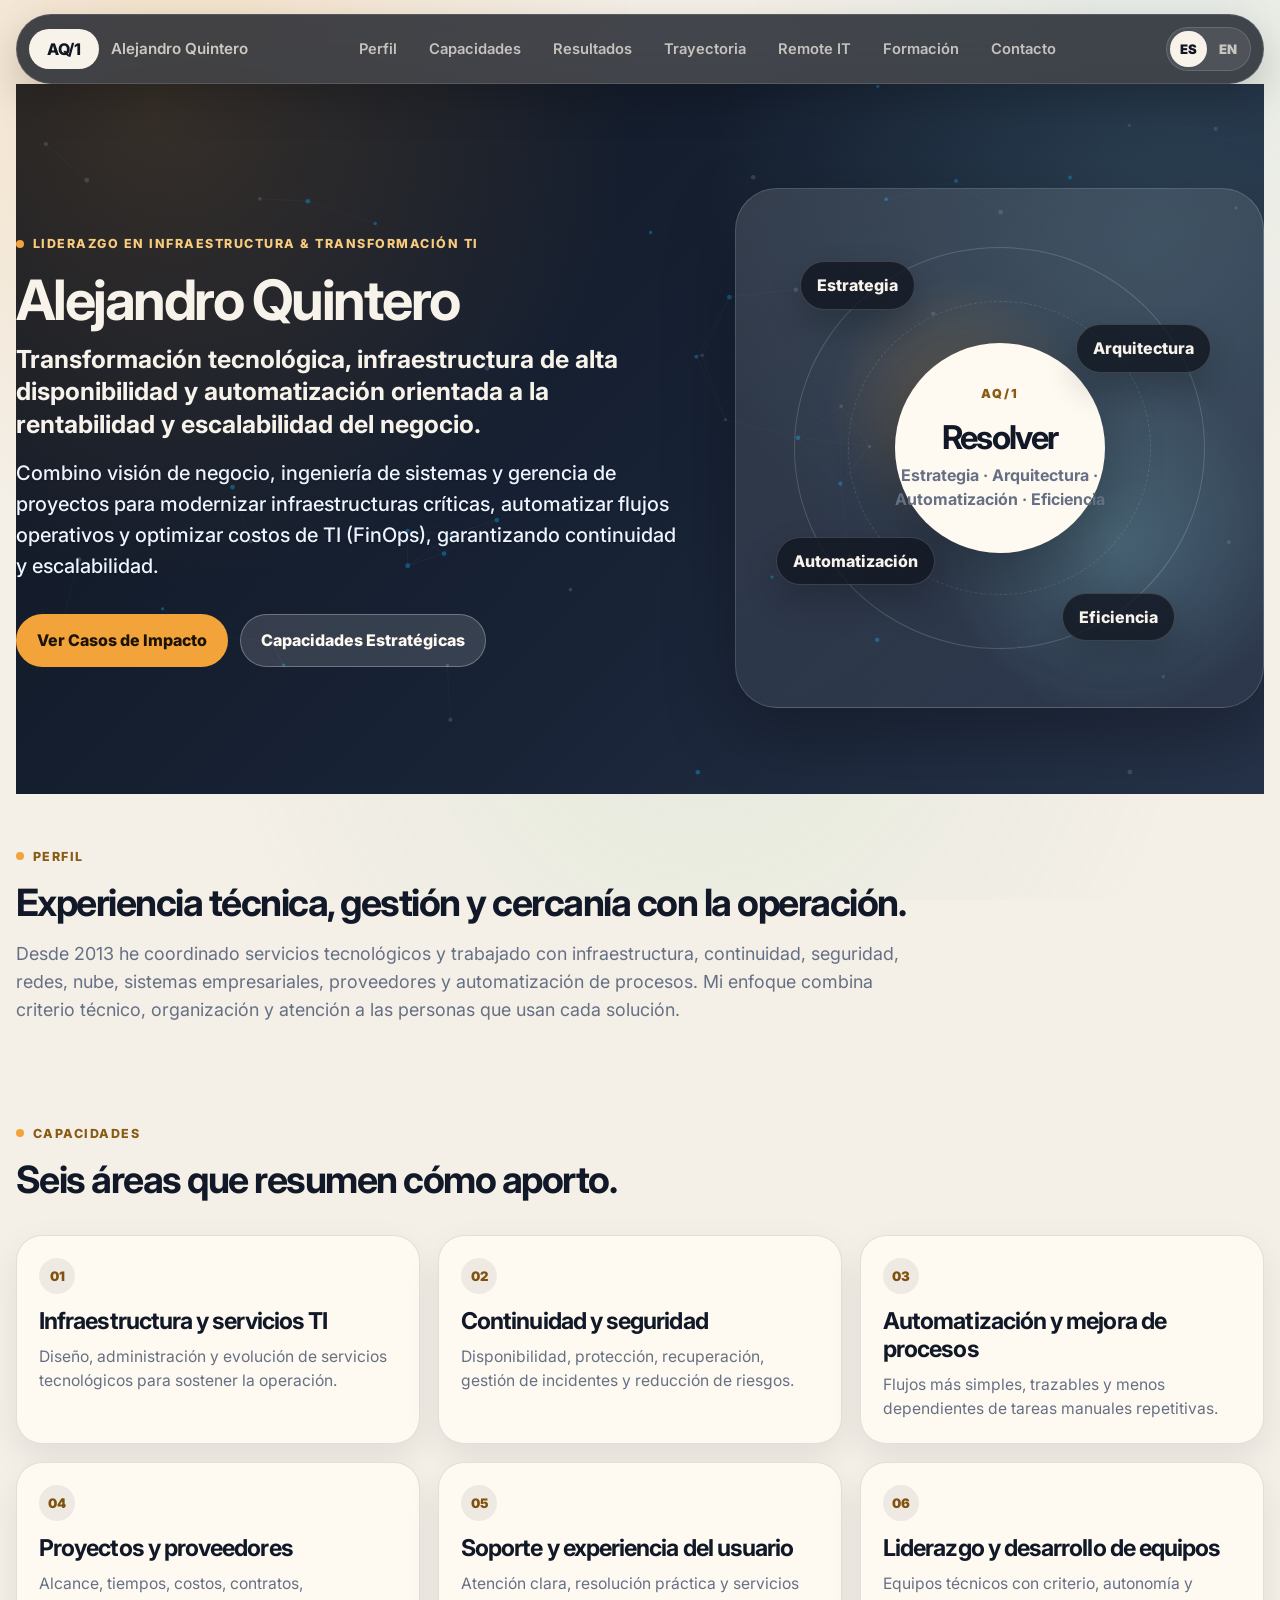
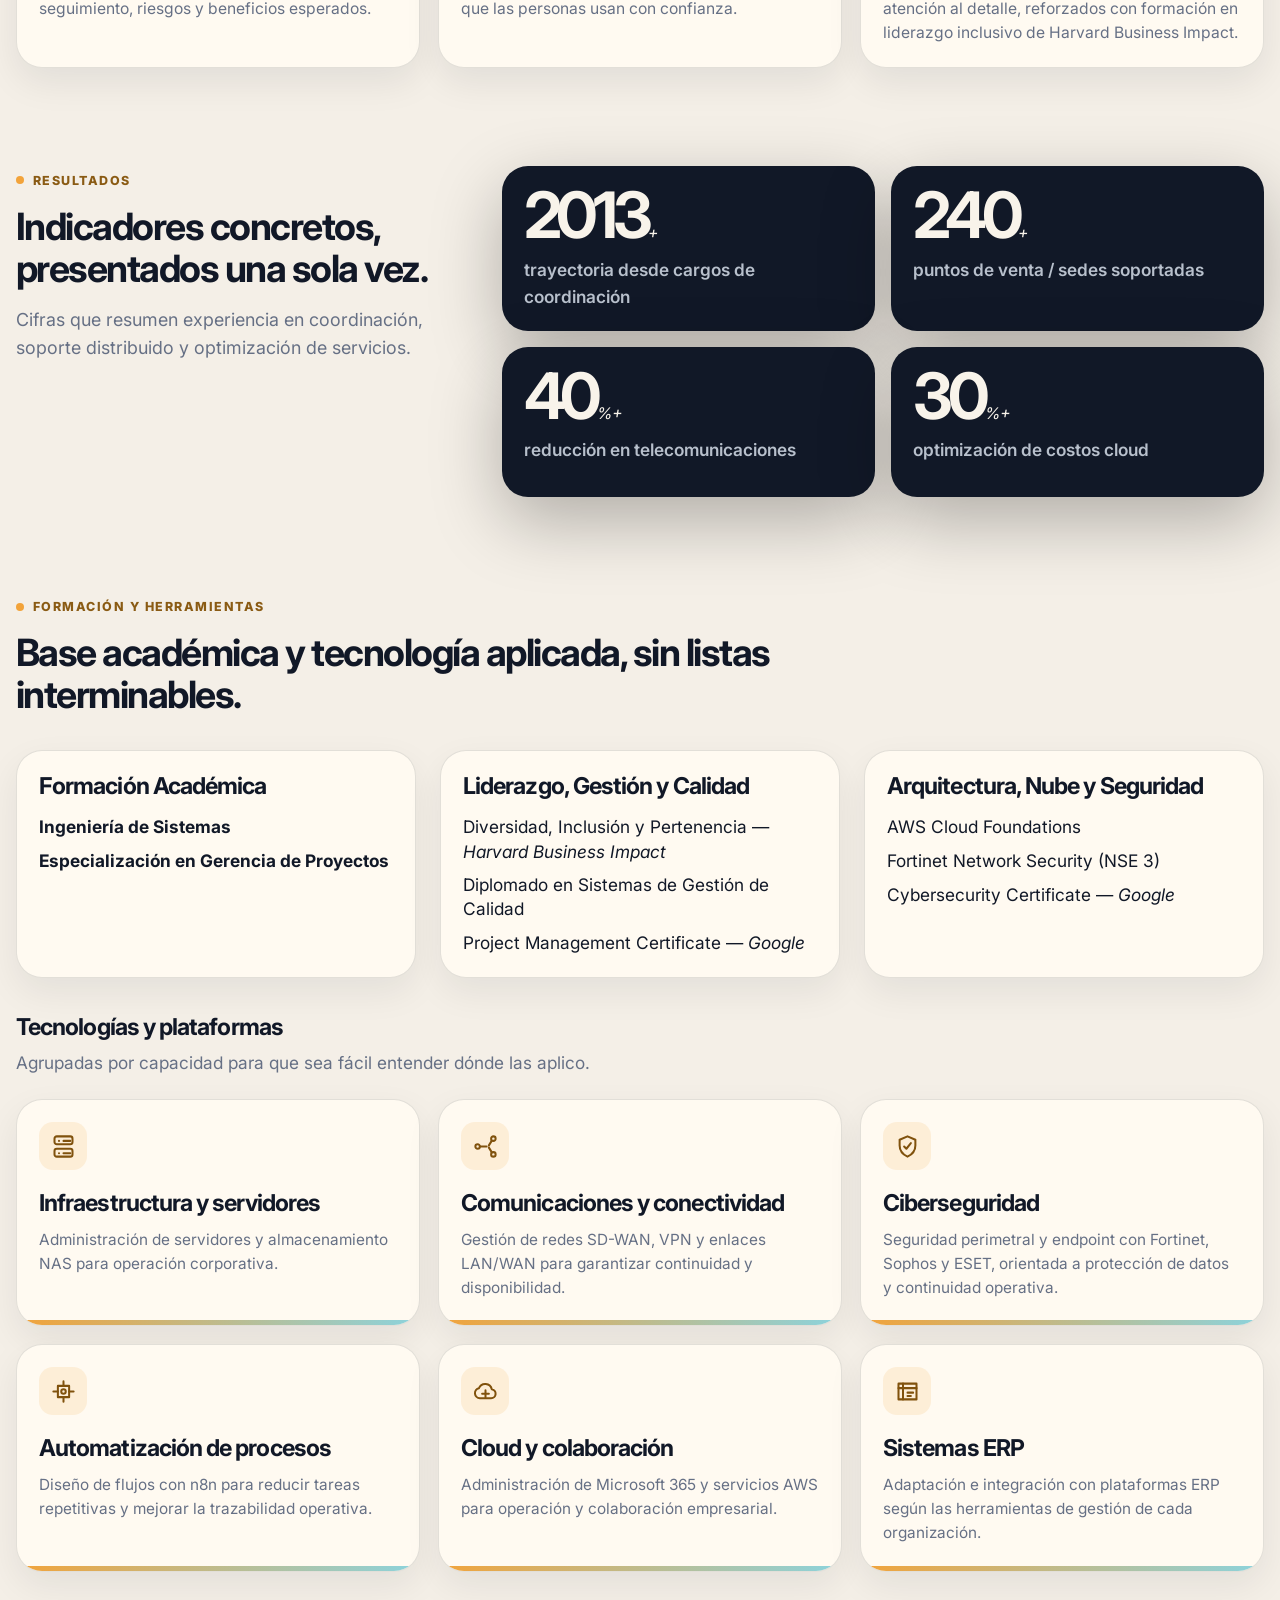
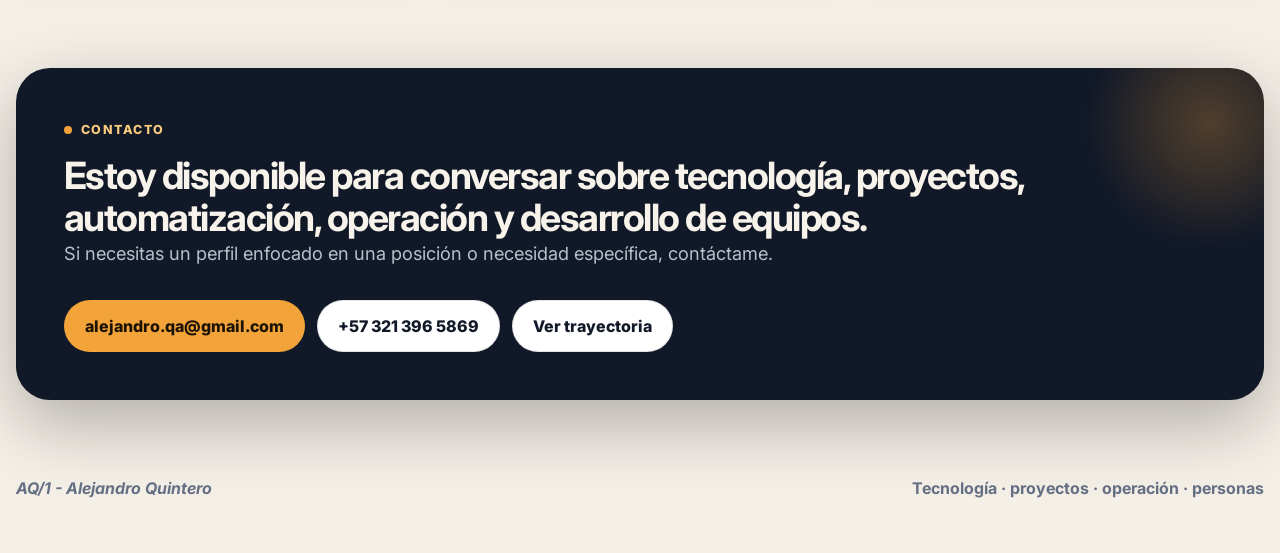
<file: index.html>
<!doctype html>
<html lang="es">
<head>
  <meta charset="utf-8" />
  <meta name="viewport" content="width=device-width, initial-scale=1" />
  <title>AQ/1 - Alejandro Quintero | Perfil profesional</title>
  <meta name="description" content="Perfil profesional general de Alejandro Quintero: tecnología, infraestructura, proyectos, automatización, seguridad, soporte y liderazgo de equipos." />
  <meta name="author" content="Alejandro Quintero Andrade" />
  <meta property="og:title" content="AQ/1 - Alejandro Quintero" />
  <meta property="og:description" content="Tecnología, proyectos, operación y equipos que funcionan mejor." />
  <meta property="og:type" content="website" />
  <meta name="theme-color" content="#10151f" />
  <link rel="icon" type="image/svg+xml" href="favicon.svg?v=20260722-aq1" />
  <link rel="shortcut icon" href="favicon.svg?v=20260722-aq1" />
  <link rel="apple-touch-icon" href="favicon.svg?v=20260722-aq1" />
  <link rel="stylesheet" href="styles.css?v=20260722-hero-fix" />
  <link rel="stylesheet" href="fixes.css?v=20260722-hero-fix" />
  <link rel="stylesheet" href="profile-general.css?v=2" />
</head>
<body data-title-es="AQ/1 - Alejandro Quintero | Perfil profesional" data-title-en="AQ/1 - Alejandro Quintero | Professional profile">
  <div class="progress" id="progress"></div>

  <header class="site-header" id="top">
    <a class="brand" href="#top" aria-label="Volver al inicio">
      <span class="brand-mark">AQ/1</span>
      <span class="brand-name">Alejandro Quintero</span>
    </a>
    <button class="nav-toggle" id="navToggle" aria-label="Abrir menú" aria-expanded="false" data-es="Menú" data-en="Menu">Menú</button>
    <nav class="nav" id="nav" aria-label="Navegación principal">
      <a href="#perfil" data-es="Perfil" data-en="Profile">Perfil</a>
      <a href="#capacidades" data-es="Capacidades" data-en="Capabilities">Capacidades</a>
      <a href="#resultados" data-es="Resultados" data-en="Results">Resultados</a>
      <a href="trayectoria.html" data-es="Trayectoria" data-en="Career">Trayectoria</a>
      <a href="remote-it.html" data-es="Remote IT" data-en="Remote IT">Remote IT</a>
      <a href="#formacion" data-es="Formación" data-en="Education">Formación</a>
      <a href="#contacto" data-es="Contacto" data-en="Contact">Contacto</a>
    </nav>
    <div class="language-switch" aria-label="Cambiar idioma / Change language">
      <button type="button" data-lang="es">ES</button>
      <button type="button" data-lang="en">EN</button>
    </div>
  </header>

  <main>
    <section class="hero" aria-labelledby="heroTitle">
      <canvas id="network-canvas" aria-hidden="true"></canvas>
      <div class="hero-copy reveal">
        <p class="eyebrow" data-es="Liderazgo en Infraestructura & Transformación TI" data-en="IT Infrastructure & Transformation Leadership">Liderazgo en Infraestructura & Transformación TI</p>
        <h1 id="heroTitle">Alejandro Quintero</h1>
        <p class="hero-role" data-es="Transformación tecnológica, infraestructura de alta disponibilidad y automatización orientada a la rentabilidad y escalabilidad del negocio." data-en="Technological transformation, high-availability infrastructure, and automation focused on business profitability and scalability.">Transformación tecnológica, infraestructura de alta disponibilidad y automatización orientada a la rentabilidad y escalabilidad del negocio.</p>
        <p class="lead" data-es="Combino visión de negocio, ingeniería de sistemas y gerencia de proyectos para modernizar infraestructuras críticas, automatizar flujos operativos y optimizar costos de TI (FinOps), garantizando continuidad y escalabilidad." data-en="I combine business vision, systems engineering, and project management to modernize critical infrastructures, automate operational workflows, and optimize IT costs (FinOps), ensuring continuity and scalability.">Combino visión de negocio, ingeniería de sistemas y gerencia de proyectos para modernizar infraestructuras críticas, automatizar flujos operativos y optimizar costos de TI (FinOps), garantizando continuidad y escalabilidad.</p>
        <div class="hero-actions">
          <a class="btn primary" href="#transformacion" data-es="Ver Casos de Impacto" data-en="View Impact Cases">Ver Casos de Impacto</a>
          <a class="btn secondary" href="#capacidades" data-es="Capacidades Estratégicas" data-en="Strategic Capabilities">Capacidades Estratégicas</a>
        </div>
      </div>

      <aside class="hero-visual reveal" aria-label="Resumen AQ/1">
        <div class="visual-core">
          <span class="core-label">AQ/1</span>
          <strong data-es="Resolver" data-en="Solve">Resolver</strong>
          <small data-es="Estrategia · Arquitectura · Automatización · Eficiencia" data-en="Strategy · Architecture · Automation · Efficiency">Estrategia · Arquitectura · Automatización · Eficiencia</small>
        </div>
        <div class="orbit orbit-a"><span data-es="Estrategia" data-en="Strategy">Estrategia</span></div>
        <div class="orbit orbit-b"><span data-es="Arquitectura" data-en="Architecture">Arquitectura</span></div>
        <div class="orbit orbit-c"><span data-es="Automatización" data-en="Automation">Automatización</span></div>
        <div class="orbit orbit-d"><span data-es="Eficiencia" data-en="Efficiency">Eficiencia</span></div>
      </aside>
    </section>

    <section class="identity section" id="perfil" aria-labelledby="profileTitle">
      <div class="section-intro reveal">
        <p class="eyebrow" data-es="Perfil" data-en="Profile">Perfil</p>
        <h2 id="profileTitle" data-es="Experiencia técnica, gestión y cercanía con la operación." data-en="Technical experience, management, and closeness to operations.">Experiencia técnica, gestión y cercanía con la operación.</h2>
        <p data-es="Desde 2013 he coordinado servicios tecnológicos y trabajado con infraestructura, continuidad, seguridad, redes, nube, sistemas empresariales, proveedores y automatización de procesos. Mi enfoque combina criterio técnico, organización y atención a las personas que usan cada solución." data-en="Since 2013, I have coordinated technology services and worked with infrastructure, continuity, security, networks, cloud, enterprise systems, vendors, and process automation. My approach combines technical judgment, organization, and attention to the people who use each solution.">Desde 2013 he coordinado servicios tecnológicos y trabajado con infraestructura, continuidad, seguridad, redes, nube, sistemas empresariales, proveedores y automatización de procesos. Mi enfoque combina criterio técnico, organización y atención a las personas que usan cada solución.</p>
      </div>
    </section>

    <section class="cases section" id="capacidades" aria-labelledby="capabilitiesTitle">
      <div class="section-intro reveal">
        <p class="eyebrow" data-es="Capacidades" data-en="Capabilities">Capacidades</p>
        <h2 id="capabilitiesTitle" data-es="Seis áreas que resumen cómo aporto." data-en="Six areas that summarize how I contribute.">Seis áreas que resumen cómo aporto.</h2>
      </div>
      <div class="capability-grid">
        <article class="capability-card reveal"><em>01</em><h3 data-es="Infraestructura y servicios TI" data-en="Infrastructure and IT services">Infraestructura y servicios TI</h3><p data-es="Diseño, administración y evolución de servicios tecnológicos para sostener la operación." data-en="Design, management, and evolution of technology services that sustain operations.">Diseño, administración y evolución de servicios tecnológicos para sostener la operación.</p></article>
        <article class="capability-card reveal"><em>02</em><h3 data-es="Continuidad y seguridad" data-en="Continuity and security">Continuidad y seguridad</h3><p data-es="Disponibilidad, protección, recuperación, gestión de incidentes y reducción de riesgos." data-en="Availability, protection, recovery, incident management, and risk reduction.">Disponibilidad, protección, recuperación, gestión de incidentes y reducción de riesgos.</p></article>
        <article class="capability-card reveal"><em>03</em><h3 data-es="Automatización y mejora de procesos" data-en="Automation and process improvement">Automatización y mejora de procesos</h3><p data-es="Flujos más simples, trazables y menos dependientes de tareas manuales repetitivas." data-en="Simpler, traceable workflows with less dependence on repetitive manual tasks.">Flujos más simples, trazables y menos dependientes de tareas manuales repetitivas.</p></article>
        <article class="capability-card reveal"><em>04</em><h3 data-es="Proyectos y proveedores" data-en="Projects and vendors">Proyectos y proveedores</h3><p data-es="Alcance, tiempos, costos, contratos, seguimiento, riesgos y beneficios esperados." data-en="Scope, timelines, costs, contracts, follow-up, risks, and expected benefits.">Alcance, tiempos, costos, contratos, seguimiento, riesgos y beneficios esperados.</p></article>
        <article class="capability-card reveal"><em>05</em><h3 data-es="Soporte y experiencia del usuario" data-en="Support and user experience">Soporte y experiencia del usuario</h3><p data-es="Atención clara, resolución práctica y servicios que las personas usan con confianza." data-en="Clear assistance, practical resolution, and services people use with confidence.">Atención clara, resolución práctica y servicios que las personas usan con confianza.</p></article>
        <article class="capability-card reveal"><em>06</em><h3 data-es="Liderazgo y desarrollo de equipos" data-en="Leadership and team development">Liderazgo y desarrollo de equipos</h3><p data-es="Equipos técnicos con criterio, autonomía y atención al detalle, reforzados con formación en liderazgo inclusivo de Harvard Business Impact." data-en="Technical teams with judgment, autonomy, and attention to detail, reinforced by inclusive leadership training from Harvard Business Impact.">Equipos técnicos con criterio, autonomía y atención al detalle, reforzados con formación en liderazgo inclusivo de Harvard Business Impact.</p></article>
      </div>
    </section>

    <section class="impact section" id="resultados" aria-labelledby="resultsTitle">
      <div class="impact-layout">
        <div class="section-intro reveal">
          <p class="eyebrow" data-es="Resultados" data-en="Results">Resultados</p>
          <h2 id="resultsTitle" data-es="Indicadores concretos, presentados una sola vez." data-en="Concrete indicators, shown only once.">Indicadores concretos, presentados una sola vez.</h2>
          <p data-es="Cifras que resumen experiencia en coordinación, soporte distribuido y optimización de servicios." data-en="Figures that summarize experience in coordination, distributed support, and service optimization.">Cifras que resumen experiencia en coordinación, soporte distribuido y optimización de servicios.</p>
        </div>
        <div class="metrics reveal">
          <article class="metric"><strong data-count="2013">2013</strong><em>+</em><p data-es="trayectoria desde cargos de coordinación" data-en="track record since coordination roles">trayectoria desde cargos de coordinación</p></article>
          <article class="metric"><strong data-count="240">240</strong><em>+</em><p data-es="puntos de venta / sedes soportadas" data-en="points of sale / supported sites">puntos de venta / sedes soportadas</p></article>
          <article class="metric"><strong data-count="40">40</strong><em>%+</em><p data-es="reducción en telecomunicaciones" data-en="telecommunications cost reduction">reducción en telecomunicaciones</p></article>
          <article class="metric"><strong data-count="30">30</strong><em>%+</em><p data-es="optimización de costos cloud" data-en="cloud cost optimization">optimización de costos cloud</p></article>
        </div>
      </div>
    </section>

    <section class="lab section" id="formacion" aria-labelledby="formationTitle">
      <div class="section-intro reveal">
        <p class="eyebrow" data-es="Formación y herramientas" data-en="Education and tools">Formación y herramientas</p>
        <h2 id="formationTitle" data-es="Base académica y tecnología aplicada, sin listas interminables." data-en="Academic foundation and applied technology, without endless lists.">Base académica y tecnología aplicada, sin listas interminables.</h2>
      </div>

      <div class="formation-grid reveal">
        <!-- Card 1: Formación Académica -->
        <article class="formation-card">
          <h3 data-es="Formación Académica" data-en="Academic Degrees">Formación Académica</h3>
          <ul class="clean-vertical-list">
            <li data-es="<strong>Ingeniería de Sistemas</strong>" data-en="<strong>Systems Engineering</strong>"><strong>Ingeniería de Sistemas</strong></li>
            <li data-es="<strong>Especialización en Gerencia de Proyectos</strong>" data-en="<strong>Specialization in Project Management</strong>"><strong>Especialización en Gerencia de Proyectos</strong></li>
          </ul>
        </article>

        <!-- Card 2: Liderazgo, Gestión y Calidad -->
        <article class="formation-card">
          <h3 data-es="Liderazgo, Gestión y Calidad" data-en="Leadership, Management & Quality">Liderazgo, Gestión y Calidad</h3>
          <ul class="clean-vertical-list">
            <li data-es="Diversidad, Inclusión y Pertenencia — <em>Harvard Business Impact</em>" data-en="Diversity, Inclusion and Belonging — <em>Harvard Business Impact</em>">Diversidad, Inclusión y Pertenencia — <em>Harvard Business Impact</em></li>
            <li data-es="Diplomado en Sistemas de Gestión de Calidad" data-en="Diploma in Quality Management Systems">Diplomado en Sistemas de Gestión de Calidad</li>
            <li data-es="Project Management Certificate — <em>Google</em>" data-en="Project Management Certificate — <em>Google</em>">Project Management Certificate — <em>Google</em></li>
          </ul>
        </article>

        <!-- Card 3: Arquitectura, Nube y Seguridad -->
        <article class="formation-card">
          <h3 data-es="Arquitectura, Nube y Seguridad" data-en="Architecture, Cloud & Security">Arquitectura, Nube y Seguridad</h3>
          <ul class="clean-vertical-list">
            <li data-es="AWS Cloud Foundations" data-en="AWS Cloud Foundations">AWS Cloud Foundations</li>
            <li data-es="Fortinet Network Security (NSE 3)" data-en="Fortinet Network Security (NSE 3)">Fortinet Network Security (NSE 3)</li>
            <li data-es="Cybersecurity Certificate — <em>Google</em>" data-en="Cybersecurity Certificate — <em>Google</em>">Cybersecurity Certificate — <em>Google</em></li>
          </ul>
        </article>
      </div>

      <div class="platform-heading reveal">
        <h3 data-es="Tecnologías y plataformas" data-en="Technologies and platforms">Tecnologías y plataformas</h3>
        <p data-es="Agrupadas por capacidad para que sea fácil entender dónde las aplico." data-en="Grouped by capability so it is easy to understand where I apply them.">Agrupadas por capacidad para que sea fácil entender dónde las aplico.</p>
      </div>

      <div class="platform-grid">
        <article class="platform-card reveal">
          <div class="platform-icon" aria-hidden="true"><svg viewBox="0 0 24 24"><rect x="4" y="3" width="16" height="7" rx="2"/><rect x="4" y="14" width="16" height="7" rx="2"/><path d="M8 7h.01M8 18h.01M12 7h6M12 18h6"/></svg></div>
          <h3 data-es="Infraestructura y servidores" data-en="Infrastructure and servers">Infraestructura y servidores</h3>
          <p data-es="Administración de servidores y almacenamiento NAS para operación corporativa." data-en="Management of servers and NAS storage for corporate operations.">Administración de servidores y almacenamiento NAS para operación corporativa.</p>
        </article>
        <article class="platform-card reveal">
          <div class="platform-icon" aria-hidden="true"><svg viewBox="0 0 24 24"><circle cx="5" cy="12" r="2"/><circle cx="19" cy="5" r="2"/><circle cx="19" cy="19" r="2"/><path d="M7 12h6M15 11l2.5-4M15 13l2.5 4"/></svg></div>
          <h3 data-es="Comunicaciones y conectividad" data-en="Communications and connectivity">Comunicaciones y conectividad</h3>
          <p data-es="Gestión de redes SD-WAN, VPN y enlaces LAN/WAN para garantizar continuidad y disponibilidad." data-en="Management of SD-WAN, VPN, and LAN/WAN links to ensure continuity and availability.">Gestión de redes SD-WAN, VPN y enlaces LAN/WAN para garantizar continuidad y disponibilidad.</p>
        </article>
        <article class="platform-card reveal">
          <div class="platform-icon" aria-hidden="true"><svg viewBox="0 0 24 24"><path d="M12 3l7 3v5c0 4.6-2.9 8-7 10-4.1-2-7-5.4-7-10V6l7-3z"/><path d="M9 12l2 2 4-5"/></svg></div>
          <h3 data-es="Ciberseguridad" data-en="Cybersecurity">Ciberseguridad</h3>
          <p data-es="Seguridad perimetral y endpoint con Fortinet, Sophos y ESET, orientada a protección de datos y continuidad operativa." data-en="Perimeter and endpoint security with Fortinet, Sophos, and ESET, focused on data protection and operational continuity.">Seguridad perimetral y endpoint con Fortinet, Sophos y ESET, orientada a protección de datos y continuidad operativa.</p>
        </article>
        <article class="platform-card reveal">
          <div class="platform-icon" aria-hidden="true"><svg viewBox="0 0 24 24"><path d="M7 7h10v10H7z"/><path d="M3 12h4M17 12h4M12 3v4M12 17v4"/><circle cx="12" cy="12" r="2"/></svg></div>
          <h3 data-es="Automatización de procesos" data-en="Process automation">Automatización de procesos</h3>
          <p data-es="Diseño de flujos con n8n para reducir tareas repetitivas y mejorar la trazabilidad operativa." data-en="Design of n8n workflows to reduce repetitive tasks and improve operational traceability.">Diseño de flujos con n8n para reducir tareas repetitivas y mejorar la trazabilidad operativa.</p>
        </article>
        <article class="platform-card reveal">
          <div class="platform-icon" aria-hidden="true"><svg viewBox="0 0 24 24"><path d="M7 18h10a4 4 0 0 0 .6-7.95A6 6 0 0 0 6.2 9.1 4.5 4.5 0 0 0 7 18z"/><path d="M9 14h6M12 11v6"/></svg></div>
          <h3 data-es="Cloud y colaboración" data-en="Cloud and collaboration">Cloud y colaboración</h3>
          <p data-es="Administración de Microsoft 365 y servicios AWS para operación y colaboración empresarial." data-en="Administration of Microsoft 365 and AWS services for business operations and collaboration.">Administración de Microsoft 365 y servicios AWS para operación y colaboración empresarial.</p>
        </article>
        <article class="platform-card reveal">
          <div class="platform-icon" aria-hidden="true"><svg viewBox="0 0 24 24"><path d="M4 5h16v14H4z"/><path d="M4 9h16M8 5v14M12 13h5M12 16h3"/></svg></div>
          <h3 data-es="Sistemas ERP" data-en="ERP systems">Sistemas ERP</h3>
          <p data-es="Adaptación e integración con plataformas ERP según las herramientas de gestión de cada organización." data-en="Adaptation and integration with ERP platforms according to each organization's management tools.">Adaptación e integración con plataformas ERP según las herramientas de gestión de cada organización.</p>
        </article>
      </div>
    </section>

    <section class="contact section" id="contacto" aria-labelledby="contactTitle">
      <div class="contact-card reveal">
        <p class="eyebrow" data-es="Contacto" data-en="Contact">Contacto</p>
        <h2 id="contactTitle" data-es="Estoy disponible para conversar sobre tecnología, proyectos, automatización, operación y desarrollo de equipos." data-en="I am available to discuss technology, projects, automation, operations, and team development.">Estoy disponible para conversar sobre tecnología, proyectos, automatización, operación y desarrollo de equipos.</h2>
        <p data-es="Si necesitas un perfil enfocado en una posición o necesidad específica, contáctame." data-en="If you need a profile focused on a specific role or business need, contact me.">Si necesitas un perfil enfocado en una posición o necesidad específica, contáctame.</p>
        <div class="contact-actions">
          <a class="btn primary" href="mailto:alejandro.qa@gmail.com">alejandro.qa@gmail.com</a>
          <a class="btn secondary" href="tel:+573213965869">+57 321 396 5869</a>
          <a class="btn secondary" href="trayectoria.html" data-es="Ver trayectoria" data-en="View career">Ver trayectoria</a>
        </div>
      </div>
    </section>
  </main>

  <footer class="footer"><em>AQ/1 - Alejandro Quintero</em><span data-es="Tecnología · proyectos · operación · personas" data-en="Technology · projects · operations · people">Tecnología · proyectos · operación · personas</span></footer>
  <script src="script.js?v=profile-general-2"></script>
<script src="network-canvas.js"></script>
</body>
</html>
</file>
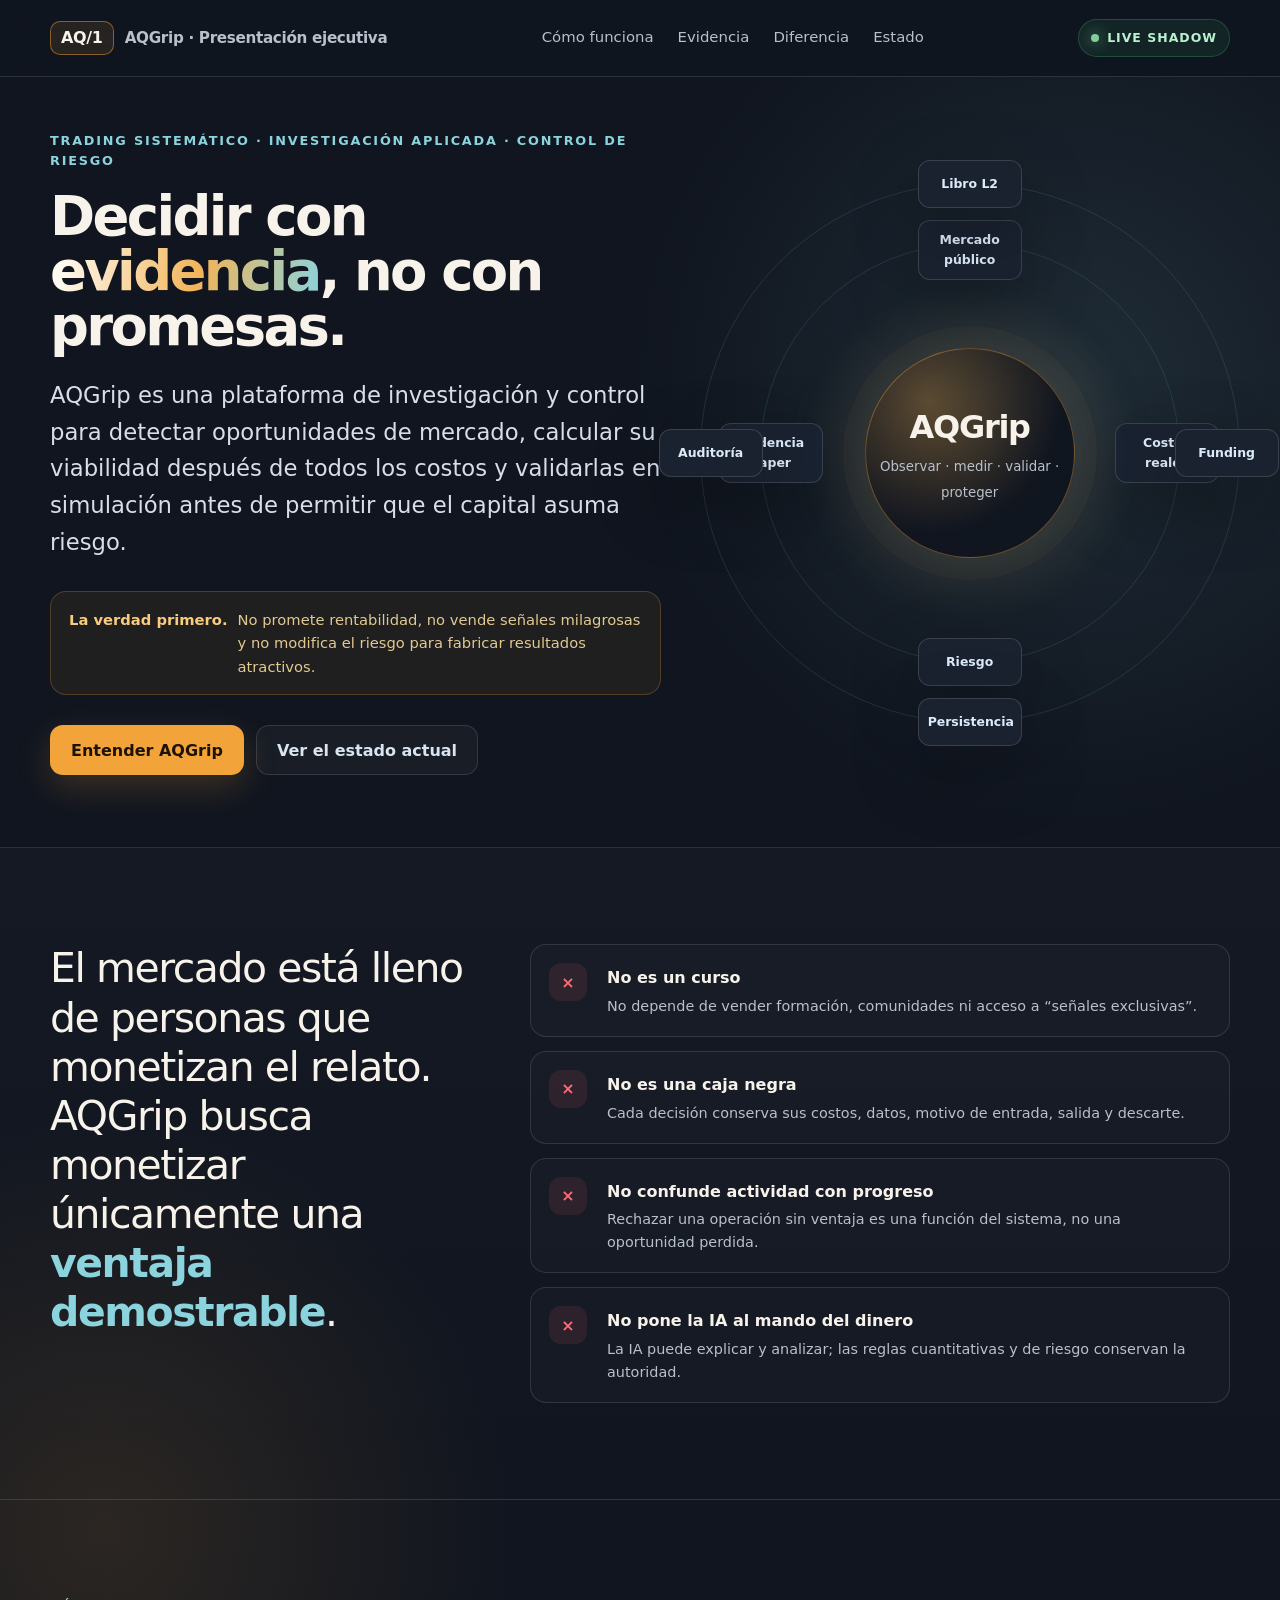
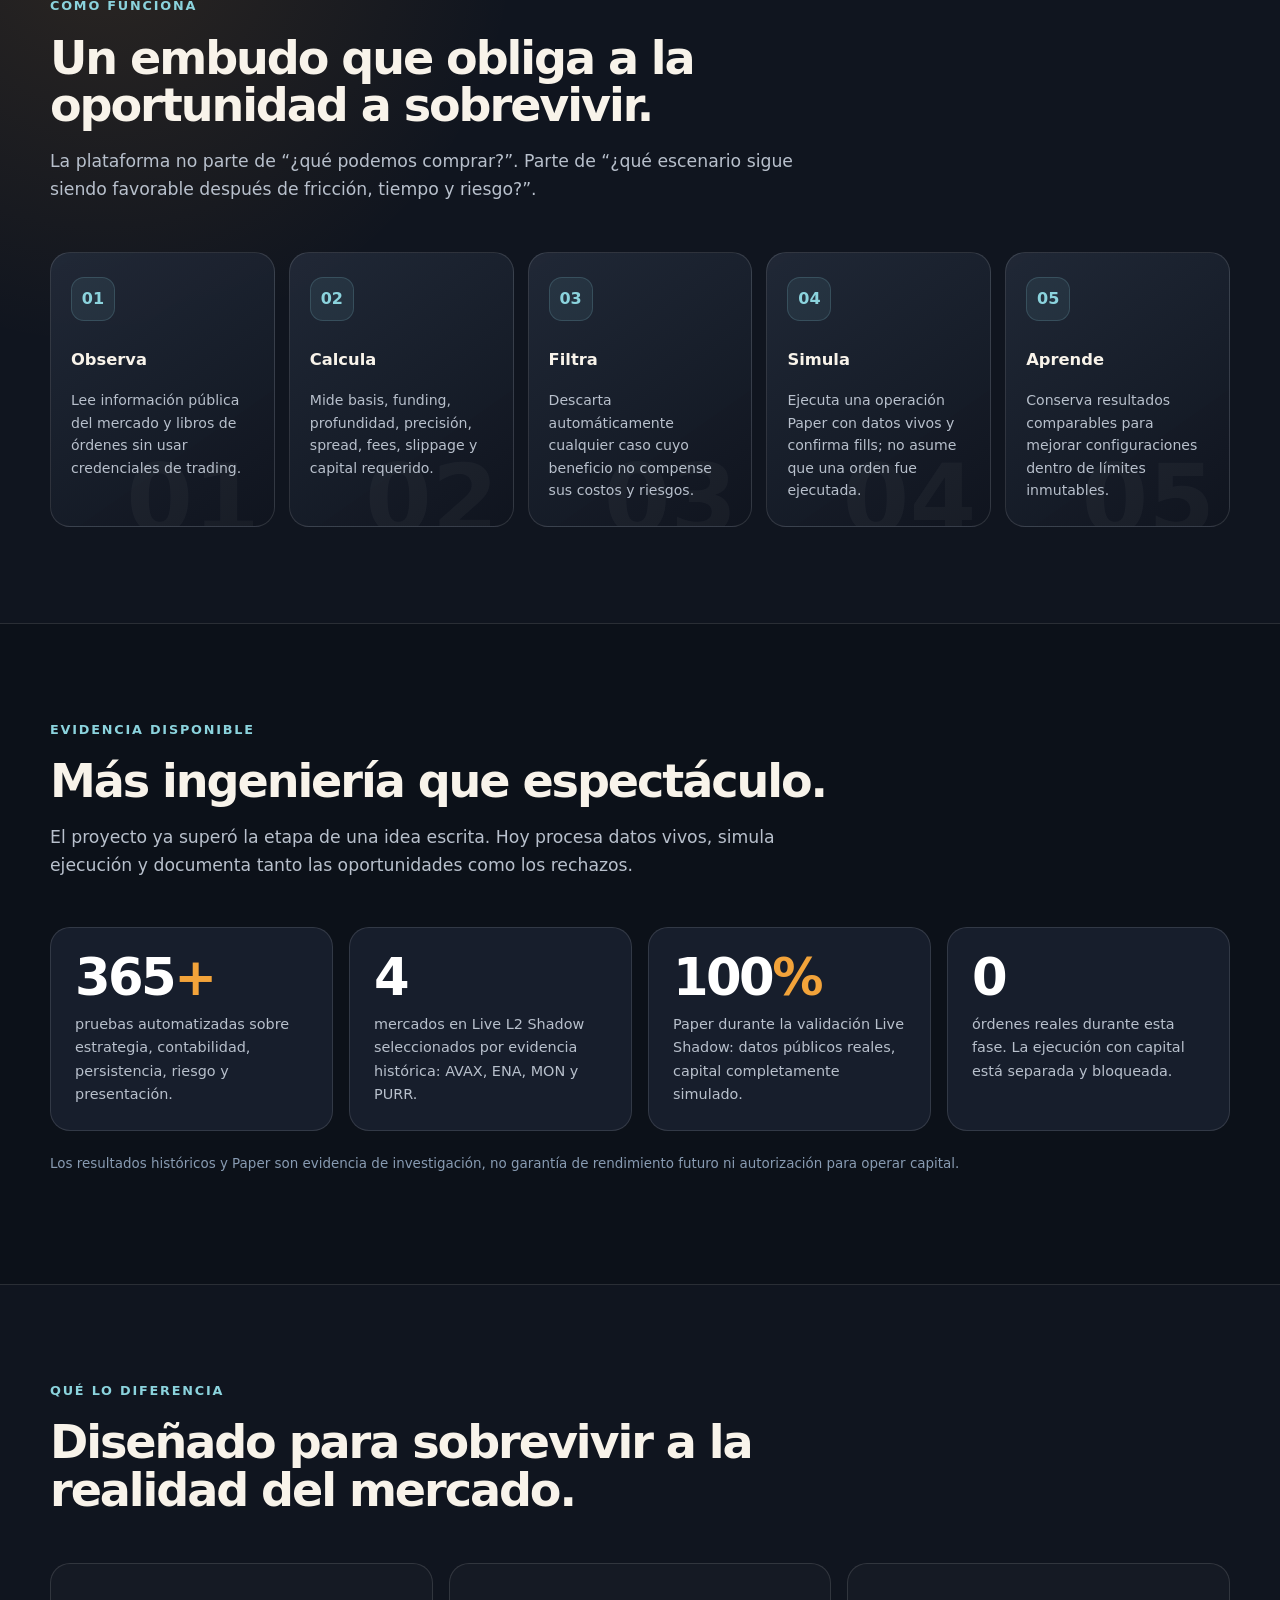
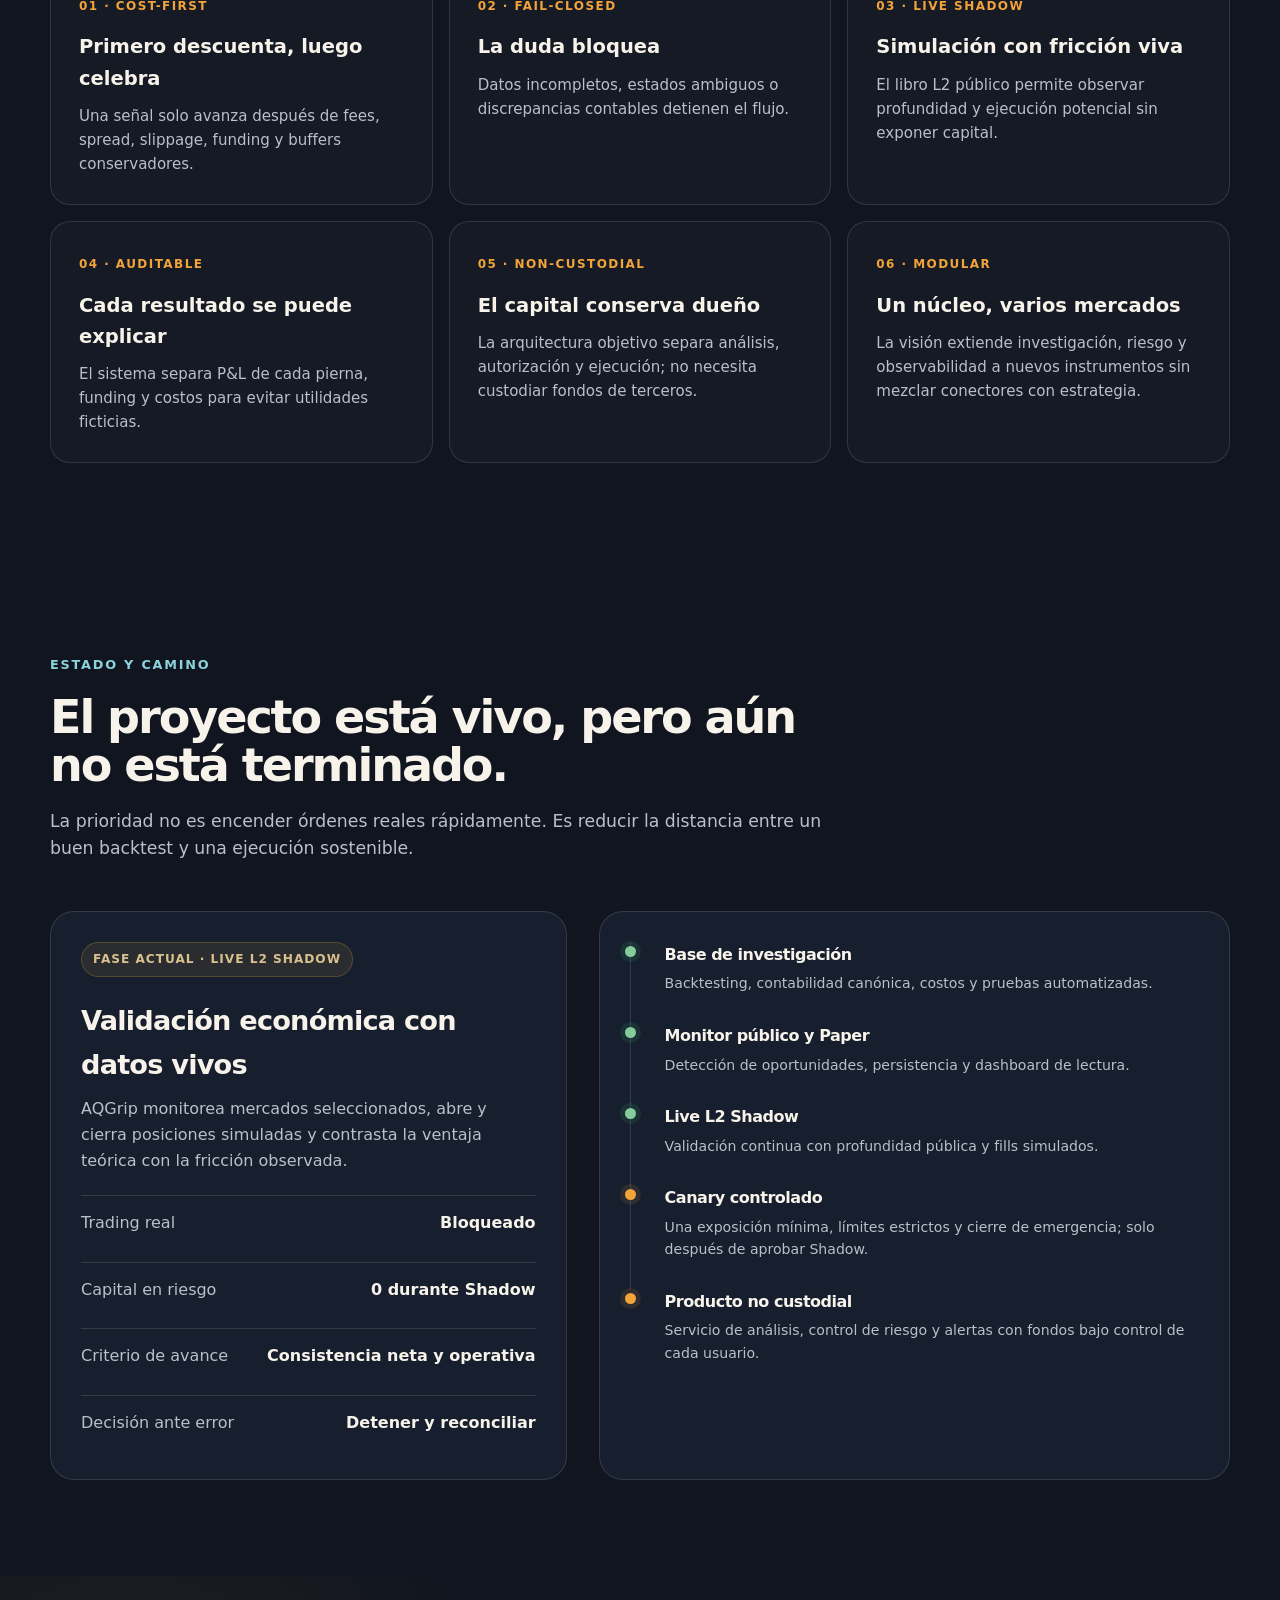
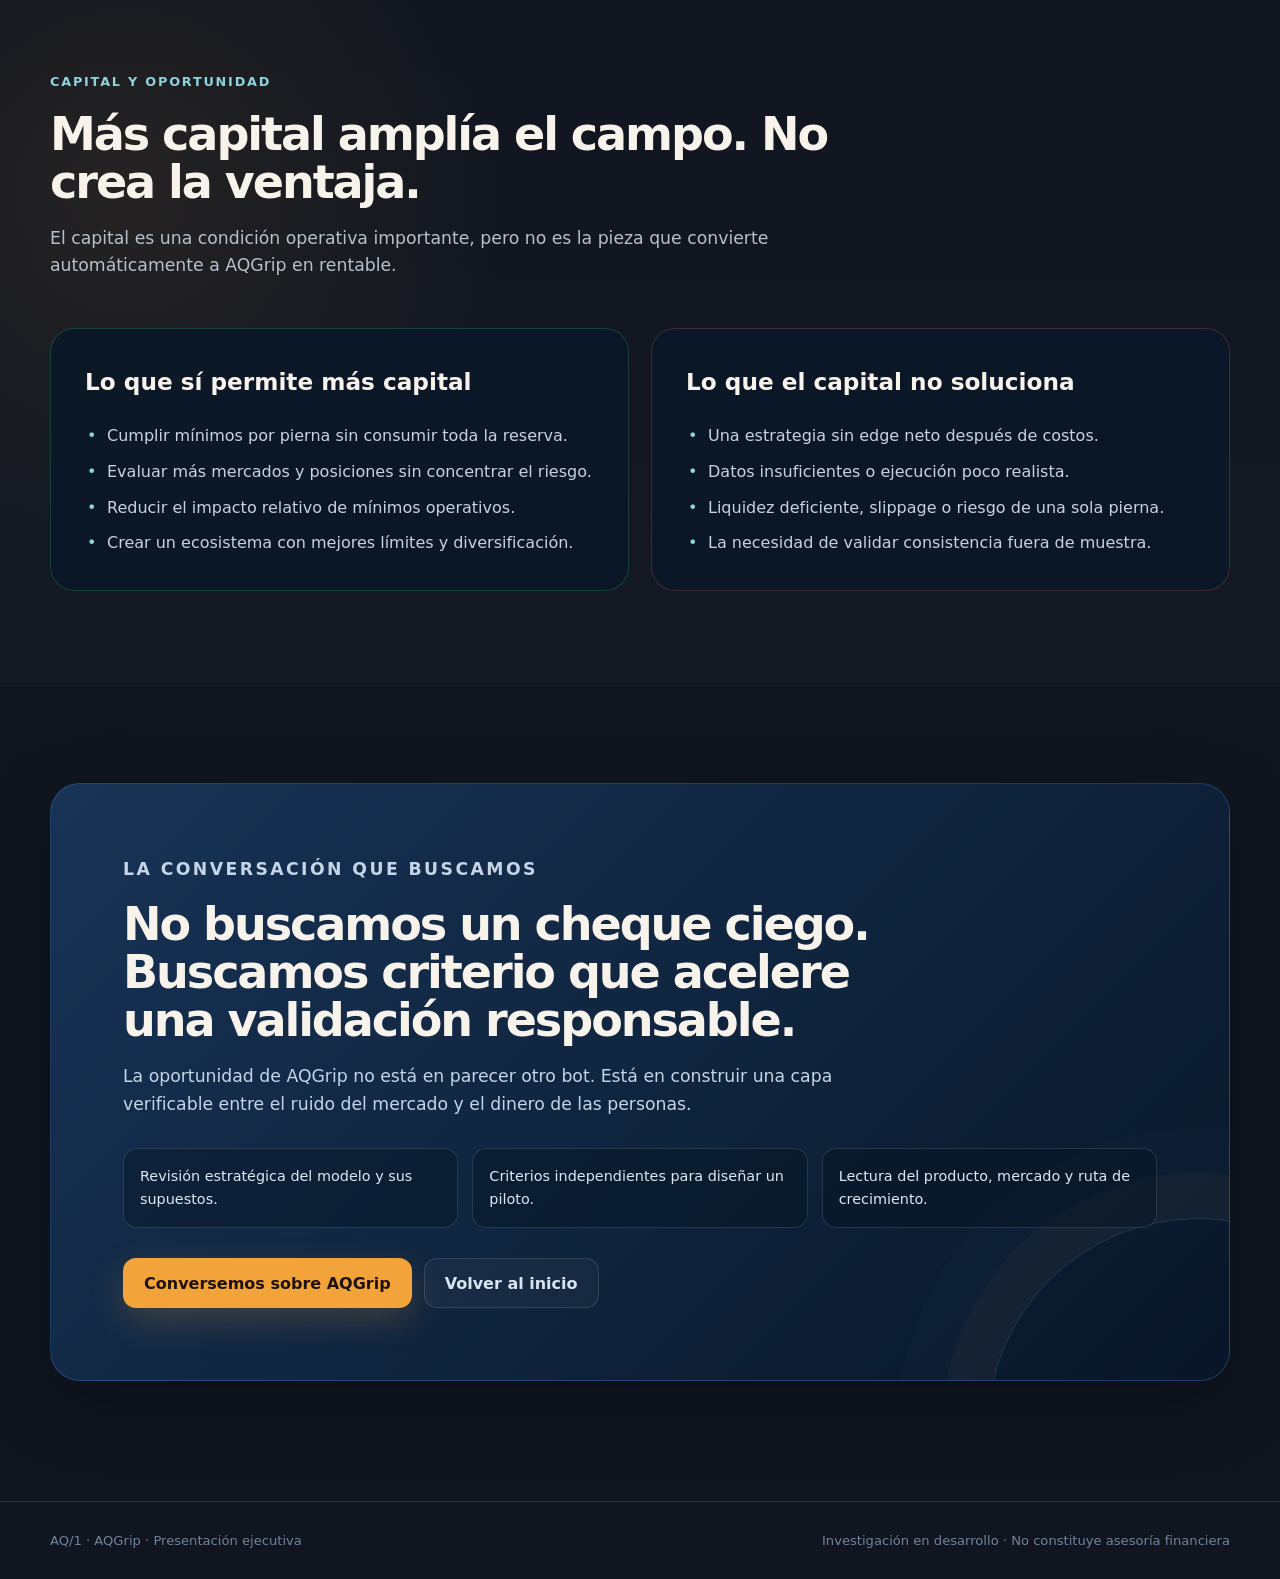
<file: aqgrip.html>
<!doctype html>
<html lang="es">
<head>
  <meta charset="utf-8">
  <meta name="viewport" content="width=device-width, initial-scale=1">
  <title>AQGrip — Inteligencia de mercado basada en evidencia</title>
  <meta name="description" content="Presentación ejecutiva de AQGrip: investigación, control de riesgo y validación Paper antes de exponer capital.">
  <meta name="robots" content="noindex,nofollow,noarchive,nosnippet">
  <meta name="theme-color" content="#10151f">
  <link rel="icon" type="image/svg+xml" href="favicon.svg">
  <style>
    :root {
      --bg: #10151f;
      --bg-deep: #0c1119;
      --panel: rgba(26, 34, 49, .82);
      --panel-solid: #151c29;
      --line: rgba(255, 255, 255, .12);
      --text: #f8f3ea;
      --muted: #b8c0cc;
      --blue: #f2a33a;
      --cyan: #8bd3dd;
      --green: #84cc9a;
      --amber: #f2a33a;
      --red: #ff6b75;
      --max: 1180px;
      --radius: 24px;
      --shadow: 0 24px 70px rgba(0, 0, 0, .28);
    }

    * { box-sizing: border-box; }
    html { scroll-behavior: smooth; }
    body {
      margin: 0;
      color: var(--text);
      background:
        radial-gradient(circle at 84% 6%, rgba(139, 211, 221, .12), transparent 28rem),
        radial-gradient(circle at 8% 24%, rgba(242, 163, 58, .12), transparent 26rem),
        var(--bg);
      font-family: Inter, ui-sans-serif, system-ui, -apple-system, BlinkMacSystemFont, "Segoe UI", sans-serif;
      line-height: 1.6;
      overflow-x: hidden;
    }

    a { color: inherit; text-decoration: none; }
    button { font: inherit; }
    .wrap { width: min(var(--max), calc(100% - 40px)); margin: 0 auto; }
    .progress {
      position: fixed; inset: 0 auto auto 0; z-index: 20;
      height: 3px; width: 0; background: linear-gradient(90deg, var(--blue), var(--cyan));
    }

    .site-header {
      position: sticky; top: 0; z-index: 15;
      border-bottom: 1px solid var(--line);
      background: rgba(16, 21, 31, .86);
      backdrop-filter: blur(18px);
    }
    .header-inner {
      min-height: 76px; display: flex; align-items: center; justify-content: space-between; gap: 24px;
    }
    .brand { display: flex; align-items: baseline; gap: 11px; font-weight: 800; letter-spacing: -.02em; }
    .brand-mark {
      display: inline-grid; place-items: center; min-width: 52px; height: 34px; padding: 0 10px;
      border: 1px solid rgba(242, 163, 58, .48); border-radius: 10px;
      color: var(--text); background: rgba(242, 163, 58, .10);
    }
    .brand-name { color: var(--muted); font-size: .95rem; font-weight: 600; }
    nav { display: flex; gap: 24px; color: var(--muted); font-size: .93rem; }
    nav a:hover { color: #fff; }
    .status {
      display: inline-flex; align-items: center; gap: 8px;
      padding: 8px 12px; border: 1px solid rgba(67, 209, 123, .24); border-radius: 999px;
      color: #baf2cf; background: rgba(67, 209, 123, .08); font-size: .78rem; font-weight: 800;
      letter-spacing: .08em; text-transform: uppercase;
    }
    .status::before { content: ""; width: 8px; height: 8px; border-radius: 50%; background: var(--green); box-shadow: 0 0 16px var(--green); }

    #inicio { padding: 0; }
    .hero {
      min-height: auto;
      display: grid; grid-template-columns: 1.08fr .92fr; align-items: center; gap: 48px;
      padding: 54px 0 72px;
    }
    .eyebrow {
      margin: 0 0 18px; color: var(--cyan); font-size: .8rem; font-weight: 800;
      letter-spacing: .14em; text-transform: uppercase;
    }
    h1, h2, h3, p { margin-top: 0; }
    h1 {
      max-width: 760px; margin-bottom: 22px;
      font-size: clamp(2.65rem, 4.25vw, 4rem); line-height: 1.01; letter-spacing: -.048em;
    }
    h1 span { color: transparent; background: linear-gradient(100deg, #fffaf1 5%, #f2b458 55%, #8bd3dd); background-clip: text; }
    .hero-lead { max-width: 730px; color: #d7deea; font-size: clamp(1.13rem, 2vw, 1.42rem); line-height: 1.62; }
    .hero-truth {
      display: flex; gap: 10px; align-items: flex-start; max-width: 670px; margin: 30px 0;
      padding: 16px 18px; border: 1px solid rgba(242, 163, 58, .24); border-radius: 16px;
      color: #e2c98f; background: rgba(242, 163, 58, .07); font-size: .92rem;
    }
    .hero-truth strong { color: #f8cb7d; white-space: nowrap; }
    .actions { display: flex; flex-wrap: wrap; gap: 12px; }
    .btn {
      display: inline-flex; min-height: 50px; align-items: center; justify-content: center;
      padding: 0 20px; border-radius: 13px; border: 1px solid var(--line);
      font-weight: 750; transition: .2s ease;
    }
    .btn.primary { background: var(--accent, #f2a33a); color: #1d1304; border-color: transparent; box-shadow: 0 12px 35px rgba(242,163,58,.20); }
    .btn.secondary { color: #d9e4f1; background: rgba(255,255,255,.035); }
    .btn:hover { transform: translateY(-2px); }

    .hero-system {
      position: relative; min-height: 500px; display: grid; place-items: center;
    }
    .system-glow {
      position: absolute; width: 390px; aspect-ratio: 1; border-radius: 50%;
      background: radial-gradient(circle, rgba(242,163,58,.14), transparent 64%);
      filter: blur(12px);
    }
    .core {
      position: relative; z-index: 3; display: grid; place-items: center; text-align: center;
      width: 210px; aspect-ratio: 1; border: 1px solid rgba(242,163,58,.38); border-radius: 50%;
      background: radial-gradient(circle at 30% 25%, rgba(242,163,58,.24), rgba(16,21,31,.98) 62%);
      box-shadow: 0 0 0 22px rgba(242,163,58,.03), 0 0 80px rgba(139,211,221,.12);
    }
    .core strong { display: block; font-size: 2rem; letter-spacing: -.04em; }
    .core small { width: 145px; color: var(--muted); line-height: 1.35; }
    .orbit {
      position: absolute; z-index: 2; width: 420px; aspect-ratio: 1; border: 1px solid rgba(120,170,225,.16);
      border-radius: 50%; animation: spin 28s linear infinite;
    }
    .orbit.two { width: 540px; animation-duration: 38s; animation-direction: reverse; }
    .orbit span {
      position: absolute; display: grid; place-items: center; width: 104px; min-height: 48px;
      padding: 9px; border-radius: 12px; background: #1a2230; border: 1px solid rgba(255,255,255,.14);
      box-shadow: var(--shadow); color: #dceafa; font-size: .78rem; font-weight: 750; text-align: center;
      animation: counter 28s linear infinite;
    }
    .orbit.two span { animation-duration: 38s; animation-direction: reverse; }
    .orbit span:nth-child(1) { left: 50%; top: -24px; transform: translateX(-50%); }
    .orbit span:nth-child(2) { right: -40px; top: 50%; transform: translateY(-50%); }
    .orbit span:nth-child(3) { left: 50%; bottom: -24px; transform: translateX(-50%); }
    .orbit span:nth-child(4) { left: -42px; top: 50%; transform: translateY(-50%); }
    @keyframes spin { to { transform: rotate(360deg); } }
    @keyframes counter { to { rotate: -360deg; } }

    section { padding: 96px 0; }
    .section-head { max-width: 800px; margin-bottom: 48px; }
    h2 { margin-bottom: 18px; font-size: clamp(1.9rem, 3.6vw, 3.25rem); line-height: 1.04; letter-spacing: -.045em; }
    .section-head > p:not(.eyebrow) { color: var(--muted); font-size: 1.08rem; }

    .manifesto {
      border-top: 1px solid var(--line); border-bottom: 1px solid var(--line);
      background: linear-gradient(180deg, rgba(255,255,255,.015), transparent);
    }
    .manifesto-grid { display: grid; grid-template-columns: .75fr 1.25fr; gap: 60px; align-items: start; }
    .statement {
      font-size: clamp(1.7rem, 3.2vw, 3rem); line-height: 1.2; letter-spacing: -.035em;
    }
    .statement strong { color: var(--cyan); }
    .anti-list { display: grid; gap: 14px; }
    .anti {
      display: grid; grid-template-columns: 42px 1fr; gap: 16px; align-items: start;
      padding: 18px; border: 1px solid var(--line); border-radius: 16px; background: rgba(255,255,255,.02);
    }
    .anti b { display: grid; place-items: center; width: 38px; height: 38px; border-radius: 12px; color: var(--red); background: rgba(255,107,117,.1); }
    .anti h3 { margin: 2px 0 4px; font-size: 1rem; }
    .anti p { margin: 0; color: var(--muted); font-size: .9rem; }

    .process { display: grid; grid-template-columns: repeat(5, 1fr); gap: 14px; counter-reset: step; }
    .step {
      position: relative; min-height: 250px; padding: 24px 20px;
      border: 1px solid var(--line); border-radius: 20px;
      background: linear-gradient(145deg, rgba(35,43,58,.88), rgba(16,21,31,.92));
      overflow: hidden;
    }
    .step::after {
      counter-increment: step; content: "0" counter(step);
      position: absolute; right: 14px; bottom: -22px; color: rgba(255,255,255,.035);
      font-size: 6rem; font-weight: 900; line-height: 1;
    }
    .step-icon {
      display: grid; place-items: center; width: 44px; height: 44px; margin-bottom: 26px;
      border-radius: 13px; color: var(--cyan); background: rgba(139,211,221,.08);
      border: 1px solid rgba(139,211,221,.18); font-weight: 900;
    }
    .step h3 { font-size: 1.02rem; }
    .step p { position: relative; z-index: 1; margin: 0; color: var(--muted); font-size: .88rem; }

    .proof { background: var(--bg-deep); border-block: 1px solid var(--line); }
    .proof-grid { display: grid; grid-template-columns: repeat(4, 1fr); gap: 16px; }
    .metric {
      min-height: 188px; padding: 24px; border: 1px solid var(--line); border-radius: 20px;
      background: var(--panel);
    }
    .metric strong { display: block; margin-bottom: 10px; font-size: clamp(2rem, 4vw, 3.5rem); line-height: 1; letter-spacing: -.05em; color: #fff; }
    .metric .unit { color: var(--blue); }
    .metric p { margin: 0; color: var(--muted); font-size: .9rem; }
    .proof-note { margin-top: 22px; color: #889bb2; font-size: .84rem; }

    .difference-grid { display: grid; grid-template-columns: repeat(3, 1fr); gap: 16px; }
    .difference-card {
      padding: 28px; border: 1px solid var(--line); border-radius: 20px; background: rgba(255,255,255,.025);
    }
    .difference-card em { color: var(--blue); font-style: normal; font-size: .75rem; font-weight: 850; letter-spacing: .12em; }
    .difference-card h3 { margin: 14px 0 10px; font-size: 1.22rem; }
    .difference-card p { margin: 0; color: var(--muted); font-size: .94rem; }

    .stage-layout { display: grid; grid-template-columns: .9fr 1.1fr; gap: 32px; align-items: stretch; }
    .stage-panel {
      padding: 30px; border: 1px solid var(--line); border-radius: var(--radius); background: var(--panel);
    }
    .stage-now {
      display: inline-flex; padding: 7px 11px; border-radius: 999px; color: #d8c18f;
      background: rgba(240,184,75,.09); border: 1px solid rgba(240,184,75,.22);
      font-size: .76rem; font-weight: 850; letter-spacing: .08em; text-transform: uppercase;
    }
    .stage-panel h3 { margin: 22px 0 10px; font-size: 1.7rem; letter-spacing: -.03em; }
    .stage-panel p { color: var(--muted); }
    .gate-list { display: grid; gap: 12px; margin-top: 22px; }
    .gate {
      display: flex; justify-content: space-between; gap: 20px; padding: 14px 0; border-top: 1px solid var(--line);
    }
    .gate span { color: var(--muted); }
    .gate strong { text-align: right; }
    .timeline { display: grid; gap: 0; }
    .timeline-item { position: relative; padding: 0 0 28px 34px; border-left: 1px solid rgba(90,155,230,.25); }
    .timeline-item:last-child { border-left-color: transparent; padding-bottom: 0; }
    .timeline-item::before {
      content: ""; position: absolute; left: -6px; top: 4px; width: 11px; height: 11px; border-radius: 50%;
      background: var(--blue); box-shadow: 0 0 0 5px rgba(242,163,58,.10);
    }
    .timeline-item.done::before { background: var(--green); box-shadow: 0 0 0 5px rgba(67,209,123,.1); }
    .timeline-item h3 { margin: 0 0 5px; font-size: 1rem; }
    .timeline-item p { margin: 0; font-size: .88rem; }

    .capital {
      background:
        radial-gradient(circle at 10% 30%, rgba(242,163,58,.09), transparent 24rem),
        linear-gradient(180deg, transparent, rgba(255,255,255,.015));
    }
    .capital-grid { display: grid; grid-template-columns: 1fr 1fr; gap: 22px; }
    .capital-card {
      padding: 34px; border-radius: var(--radius); border: 1px solid var(--line); background: rgba(10,24,41,.78);
    }
    .capital-card h3 { font-size: 1.45rem; }
    .capital-card p { color: var(--muted); }
    .capital-card.good { border-color: rgba(67,209,123,.22); }
    .capital-card.bad { border-color: rgba(255,107,117,.22); }
    .capital-card ul { margin: 20px 0 0; padding: 0; list-style: none; display: grid; gap: 10px; }
    .capital-card li { padding-left: 22px; position: relative; color: #c6d3e2; }
    .capital-card li::before { content: "•"; position: absolute; left: 2px; color: var(--cyan); }

    .ask {
      padding-bottom: 120px;
    }
    .ask-card {
      position: relative; overflow: hidden; padding: clamp(32px, 6vw, 72px);
      border: 1px solid rgba(75,145,245,.28); border-radius: 30px;
      background: linear-gradient(135deg, rgba(27,62,106,.74), rgba(8,23,40,.92));
      box-shadow: var(--shadow);
    }
    .ask-card::after {
      content: ""; position: absolute; width: 420px; aspect-ratio: 1; right: -180px; bottom: -260px;
      border: 1px solid rgba(139,211,221,.18); border-radius: 50%;
      box-shadow: 0 0 0 45px rgba(242,163,58,.03), 0 0 0 90px rgba(139,211,221,.02);
    }
    .ask-card > * { position: relative; z-index: 2; }
    .ask-card h2 { max-width: 820px; }
    .ask-card > p { max-width: 760px; color: #c5d5e7; font-size: 1.08rem; }
    .ask-points { display: grid; grid-template-columns: repeat(3, 1fr); gap: 14px; margin: 30px 0; }
    .ask-point { padding: 16px; border: 1px solid var(--line); border-radius: 14px; background: rgba(5,16,29,.34); color: #dce8f5; font-size: .9rem; }

    footer {
      padding: 28px 0; border-top: 1px solid var(--line); color: #71849b; font-size: .82rem;
    }
    .footer-inner { display: flex; justify-content: space-between; gap: 20px; flex-wrap: wrap; }

    .reveal { opacity: 0; transform: translateY(18px); transition: .65s ease; }
    .reveal.visible { opacity: 1; transform: none; }

    @media (max-width: 1000px) {
      nav { display: none; }
      .hero { grid-template-columns: 1fr; min-height: auto; }
      .hero-system { min-height: 500px; }
      .manifesto-grid, .stage-layout { grid-template-columns: 1fr; }
      .process { grid-template-columns: repeat(2, 1fr); }
      .proof-grid { grid-template-columns: repeat(2, 1fr); }
      .difference-grid { grid-template-columns: 1fr 1fr; }
    }
    @media (max-width: 680px) {
      .wrap { width: min(100% - 24px, var(--max)); }
      .brand-name, .status { display: none; }
      .hero { padding-top: 56px; gap: 24px; }
      .hero-system { transform: scale(.73); margin: -65px 0; }
      section { padding: 70px 0; }
      .process, .proof-grid, .difference-grid, .capital-grid, .ask-points { grid-template-columns: 1fr; }
      .step { min-height: auto; }
      .metric { min-height: 150px; }
      .gate { display: grid; gap: 4px; }
      .gate strong { text-align: left; }
      h1 { font-size: clamp(2.35rem, 10.8vw, 3.25rem); line-height: 1.04; }
    }
    @media (prefers-reduced-motion: reduce) {
      *, *::before, *::after { animation-duration: .001ms !important; scroll-behavior: auto !important; }
      .reveal { opacity: 1; transform: none; }
    }
  </style>
</head>
<body>
  <div class="progress" id="progress"></div>

  <header class="site-header">
    <div class="header-inner wrap">
      <a class="brand" href="#inicio">
        <span class="brand-mark">AQ/1</span>
        <span class="brand-name">AQGrip · Presentación ejecutiva</span>
      </a>
      <nav aria-label="Navegación">
        <a href="#como-funciona">Cómo funciona</a>
        <a href="#evidencia">Evidencia</a>
        <a href="#diferencia">Diferencia</a>
        <a href="#estado">Estado</a>
      </nav>
      <span class="status">Live Shadow</span>
    </div>
  </header>

  <main>
    <section id="inicio">
      <div class="hero wrap">
        <div class="hero-copy reveal">
          <p class="eyebrow">Trading sistemático · Investigación aplicada · Control de riesgo</p>
          <h1>Decidir con <span>evidencia</span>, no con promesas.</h1>
          <p class="hero-lead">AQGrip es una plataforma de investigación y control para detectar oportunidades de mercado, calcular su viabilidad después de todos los costos y validarlas en simulación antes de permitir que el capital asuma riesgo.</p>
          <div class="hero-truth">
            <strong>La verdad primero.</strong>
            <span>No promete rentabilidad, no vende señales milagrosas y no modifica el riesgo para fabricar resultados atractivos.</span>
          </div>
          <div class="actions">
            <a class="btn primary" href="#como-funciona">Entender AQGrip</a>
            <a class="btn secondary" href="#estado">Ver el estado actual</a>
          </div>
        </div>

        <div class="hero-system reveal" aria-label="Sistema AQGrip">
          <div class="system-glow"></div>
          <div class="orbit">
            <span>Mercado público</span>
            <span>Costos reales</span>
            <span>Riesgo</span>
            <span>Evidencia Paper</span>
          </div>
          <div class="orbit two">
            <span>Libro L2</span>
            <span>Funding</span>
            <span>Persistencia</span>
            <span>Auditoría</span>
          </div>
          <div class="core">
            <div>
              <strong>AQGrip</strong>
              <small>Observar · medir · validar · proteger</small>
            </div>
          </div>
        </div>
      </div>
    </section>

    <section class="manifesto" id="proposito">
      <div class="wrap manifesto-grid">
        <p class="statement reveal">El mercado está lleno de personas que monetizan el relato. AQGrip busca monetizar únicamente una <strong>ventaja demostrable</strong>.</p>
        <div class="anti-list">
          <article class="anti reveal">
            <b>×</b><div><h3>No es un curso</h3><p>No depende de vender formación, comunidades ni acceso a “señales exclusivas”.</p></div>
          </article>
          <article class="anti reveal">
            <b>×</b><div><h3>No es una caja negra</h3><p>Cada decisión conserva sus costos, datos, motivo de entrada, salida y descarte.</p></div>
          </article>
          <article class="anti reveal">
            <b>×</b><div><h3>No confunde actividad con progreso</h3><p>Rechazar una operación sin ventaja es una función del sistema, no una oportunidad perdida.</p></div>
          </article>
          <article class="anti reveal">
            <b>×</b><div><h3>No pone la IA al mando del dinero</h3><p>La IA puede explicar y analizar; las reglas cuantitativas y de riesgo conservan la autoridad.</p></div>
          </article>
        </div>
      </div>
    </section>

    <section id="como-funciona">
      <div class="wrap">
        <div class="section-head reveal">
          <p class="eyebrow">Cómo funciona</p>
          <h2>Un embudo que obliga a la oportunidad a sobrevivir.</h2>
          <p>La plataforma no parte de “¿qué podemos comprar?”. Parte de “¿qué escenario sigue siendo favorable después de fricción, tiempo y riesgo?”.</p>
        </div>

        <div class="process">
          <article class="step reveal">
            <div class="step-icon">01</div>
            <h3>Observa</h3>
            <p>Lee información pública del mercado y libros de órdenes sin usar credenciales de trading.</p>
          </article>
          <article class="step reveal">
            <div class="step-icon">02</div>
            <h3>Calcula</h3>
            <p>Mide basis, funding, profundidad, precisión, spread, fees, slippage y capital requerido.</p>
          </article>
          <article class="step reveal">
            <div class="step-icon">03</div>
            <h3>Filtra</h3>
            <p>Descarta automáticamente cualquier caso cuyo beneficio no compense sus costos y riesgos.</p>
          </article>
          <article class="step reveal">
            <div class="step-icon">04</div>
            <h3>Simula</h3>
            <p>Ejecuta una operación Paper con datos vivos y confirma fills; no asume que una orden fue ejecutada.</p>
          </article>
          <article class="step reveal">
            <div class="step-icon">05</div>
            <h3>Aprende</h3>
            <p>Conserva resultados comparables para mejorar configuraciones dentro de límites inmutables.</p>
          </article>
        </div>
      </div>
    </section>

    <section class="proof" id="evidencia">
      <div class="wrap">
        <div class="section-head reveal">
          <p class="eyebrow">Evidencia disponible</p>
          <h2>Más ingeniería que espectáculo.</h2>
          <p>El proyecto ya superó la etapa de una idea escrita. Hoy procesa datos vivos, simula ejecución y documenta tanto las oportunidades como los rechazos.</p>
        </div>

        <div class="proof-grid">
          <article class="metric reveal">
            <strong>365<span class="unit">+</span></strong>
            <p>pruebas automatizadas sobre estrategia, contabilidad, persistencia, riesgo y presentación.</p>
          </article>
          <article class="metric reveal">
            <strong>4</strong>
            <p>mercados en Live L2 Shadow seleccionados por evidencia histórica: AVAX, ENA, MON y PURR.</p>
          </article>
          <article class="metric reveal">
            <strong>100<span class="unit">%</span></strong>
            <p>Paper durante la validación Live Shadow: datos públicos reales, capital completamente simulado.</p>
          </article>
          <article class="metric reveal">
            <strong>0</strong>
            <p>órdenes reales durante esta fase. La ejecución con capital está separada y bloqueada.</p>
          </article>
        </div>
        <p class="proof-note reveal">Los resultados históricos y Paper son evidencia de investigación, no garantía de rendimiento futuro ni autorización para operar capital.</p>
      </div>
    </section>

    <section id="diferencia">
      <div class="wrap">
        <div class="section-head reveal">
          <p class="eyebrow">Qué lo diferencia</p>
          <h2>Diseñado para sobrevivir a la realidad del mercado.</h2>
        </div>

        <div class="difference-grid">
          <article class="difference-card reveal"><em>01 · COST-FIRST</em><h3>Primero descuenta, luego celebra</h3><p>Una señal solo avanza después de fees, spread, slippage, funding y buffers conservadores.</p></article>
          <article class="difference-card reveal"><em>02 · FAIL-CLOSED</em><h3>La duda bloquea</h3><p>Datos incompletos, estados ambiguos o discrepancias contables detienen el flujo.</p></article>
          <article class="difference-card reveal"><em>03 · LIVE SHADOW</em><h3>Simulación con fricción viva</h3><p>El libro L2 público permite observar profundidad y ejecución potencial sin exponer capital.</p></article>
          <article class="difference-card reveal"><em>04 · AUDITABLE</em><h3>Cada resultado se puede explicar</h3><p>El sistema separa P&amp;L de cada pierna, funding y costos para evitar utilidades ficticias.</p></article>
          <article class="difference-card reveal"><em>05 · NON-CUSTODIAL</em><h3>El capital conserva dueño</h3><p>La arquitectura objetivo separa análisis, autorización y ejecución; no necesita custodiar fondos de terceros.</p></article>
          <article class="difference-card reveal"><em>06 · MODULAR</em><h3>Un núcleo, varios mercados</h3><p>La visión extiende investigación, riesgo y observabilidad a nuevos instrumentos sin mezclar conectores con estrategia.</p></article>
        </div>
      </div>
    </section>

    <section id="estado">
      <div class="wrap">
        <div class="section-head reveal">
          <p class="eyebrow">Estado y camino</p>
          <h2>El proyecto está vivo, pero aún no está terminado.</h2>
          <p>La prioridad no es encender órdenes reales rápidamente. Es reducir la distancia entre un buen backtest y una ejecución sostenible.</p>
        </div>

        <div class="stage-layout">
          <article class="stage-panel reveal">
            <span class="stage-now">Fase actual · Live L2 Shadow</span>
            <h3>Validación económica con datos vivos</h3>
            <p>AQGrip monitorea mercados seleccionados, abre y cierra posiciones simuladas y contrasta la ventaja teórica con la fricción observada.</p>
            <div class="gate-list">
              <div class="gate"><span>Trading real</span><strong>Bloqueado</strong></div>
              <div class="gate"><span>Capital en riesgo</span><strong>0 durante Shadow</strong></div>
              <div class="gate"><span>Criterio de avance</span><strong>Consistencia neta y operativa</strong></div>
              <div class="gate"><span>Decisión ante error</span><strong>Detener y reconciliar</strong></div>
            </div>
          </article>

          <article class="stage-panel reveal">
            <div class="timeline">
              <div class="timeline-item done"><h3>Base de investigación</h3><p>Backtesting, contabilidad canónica, costos y pruebas automatizadas.</p></div>
              <div class="timeline-item done"><h3>Monitor público y Paper</h3><p>Detección de oportunidades, persistencia y dashboard de lectura.</p></div>
              <div class="timeline-item done"><h3>Live L2 Shadow</h3><p>Validación continua con profundidad pública y fills simulados.</p></div>
              <div class="timeline-item"><h3>Canary controlado</h3><p>Una exposición mínima, límites estrictos y cierre de emergencia; solo después de aprobar Shadow.</p></div>
              <div class="timeline-item"><h3>Producto no custodial</h3><p>Servicio de análisis, control de riesgo y alertas con fondos bajo control de cada usuario.</p></div>
            </div>
          </article>
        </div>
      </div>
    </section>

    <section class="capital" id="capital">
      <div class="wrap">
        <div class="section-head reveal">
          <p class="eyebrow">Capital y oportunidad</p>
          <h2>Más capital amplía el campo. No crea la ventaja.</h2>
          <p>El capital es una condición operativa importante, pero no es la pieza que convierte automáticamente a AQGrip en rentable.</p>
        </div>

        <div class="capital-grid">
          <article class="capital-card good reveal">
            <h3>Lo que sí permite más capital</h3>
            <ul>
              <li>Cumplir mínimos por pierna sin consumir toda la reserva.</li>
              <li>Evaluar más mercados y posiciones sin concentrar el riesgo.</li>
              <li>Reducir el impacto relativo de mínimos operativos.</li>
              <li>Crear un ecosistema con mejores límites y diversificación.</li>
            </ul>
          </article>
          <article class="capital-card bad reveal">
            <h3>Lo que el capital no soluciona</h3>
            <ul>
              <li>Una estrategia sin edge neto después de costos.</li>
              <li>Datos insuficientes o ejecución poco realista.</li>
              <li>Liquidez deficiente, slippage o riesgo de una sola pierna.</li>
              <li>La necesidad de validar consistencia fuera de muestra.</li>
            </ul>
          </article>
        </div>
      </div>
    </section>

    <section class="ask" id="conversacion">
      <div class="wrap">
        <article class="ask-card reveal">
          <p class="eyebrow">La conversación que buscamos</p>
          <h2>No buscamos un cheque ciego. Buscamos criterio que acelere una validación responsable.</h2>
          <p>La oportunidad de AQGrip no está en parecer otro bot. Está en construir una capa verificable entre el ruido del mercado y el dinero de las personas.</p>
          <div class="ask-points">
            <div class="ask-point">Revisión estratégica del modelo y sus supuestos.</div>
            <div class="ask-point">Criterios independientes para diseñar un piloto.</div>
            <div class="ask-point">Lectura del producto, mercado y ruta de crecimiento.</div>
          </div>
          <div class="actions">
            <a class="btn primary" href="mailto:alejandro.qa@gmail.com?subject=Conversación%20sobre%20AQGrip">Conversemos sobre AQGrip</a>
            <a class="btn secondary" href="#inicio">Volver al inicio</a>
          </div>
        </article>
      </div>
    </section>
  </main>

  <footer>
    <div class="footer-inner wrap">
      <span>AQ/1 · AQGrip · Presentación ejecutiva</span>
      <span>Investigación en desarrollo · No constituye asesoría financiera</span>
    </div>
  </footer>

  <script>
    const progress = document.getElementById('progress');
    const updateProgress = () => {
      const max = document.documentElement.scrollHeight - innerHeight;
      progress.style.width = (max > 0 ? scrollY / max * 100 : 0) + '%';
    };
    addEventListener('scroll', updateProgress, { passive: true });
    updateProgress();

    const observer = new IntersectionObserver((entries) => {
      entries.forEach((entry) => {
        if (entry.isIntersecting) {
          entry.target.classList.add('visible');
          observer.unobserve(entry.target);
        }
      });
    }, { threshold: .12 });
    document.querySelectorAll('.reveal').forEach((el) => observer.observe(el));
  </script>
</body>
</html>
</file>
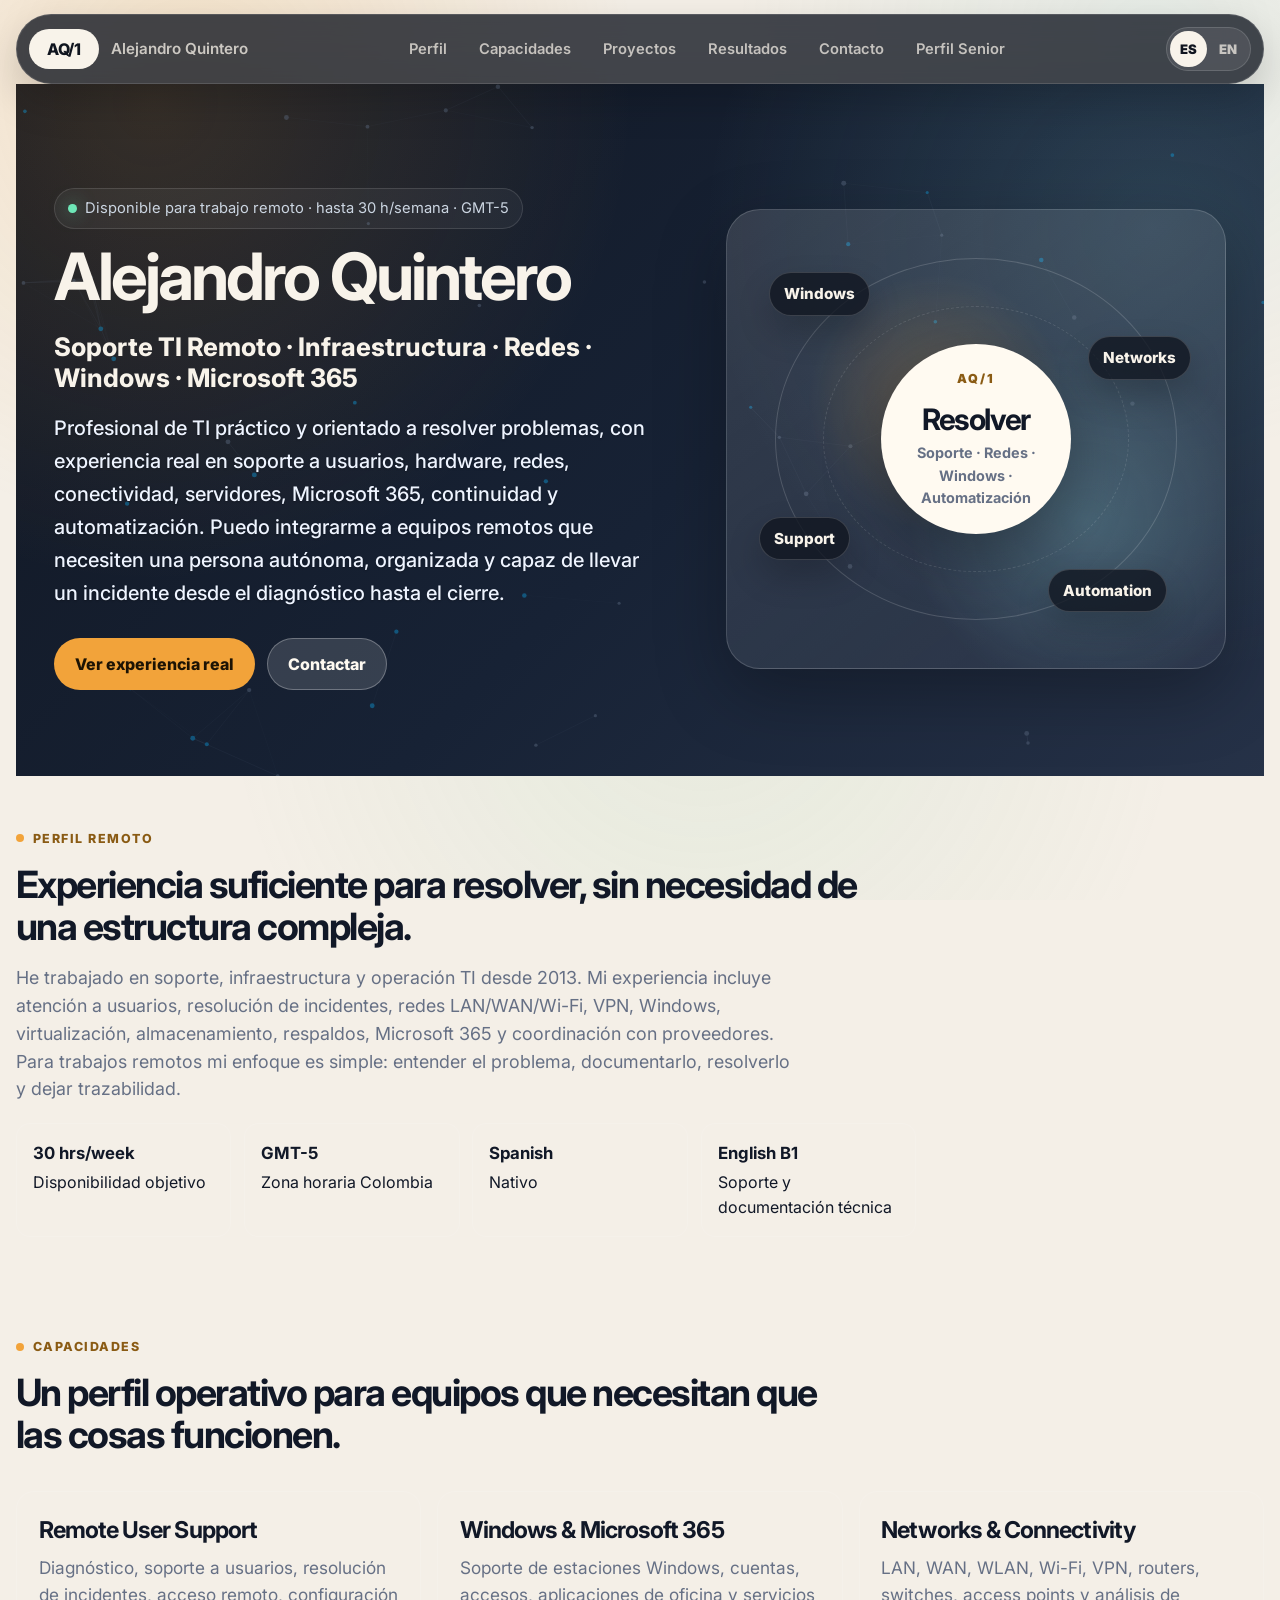
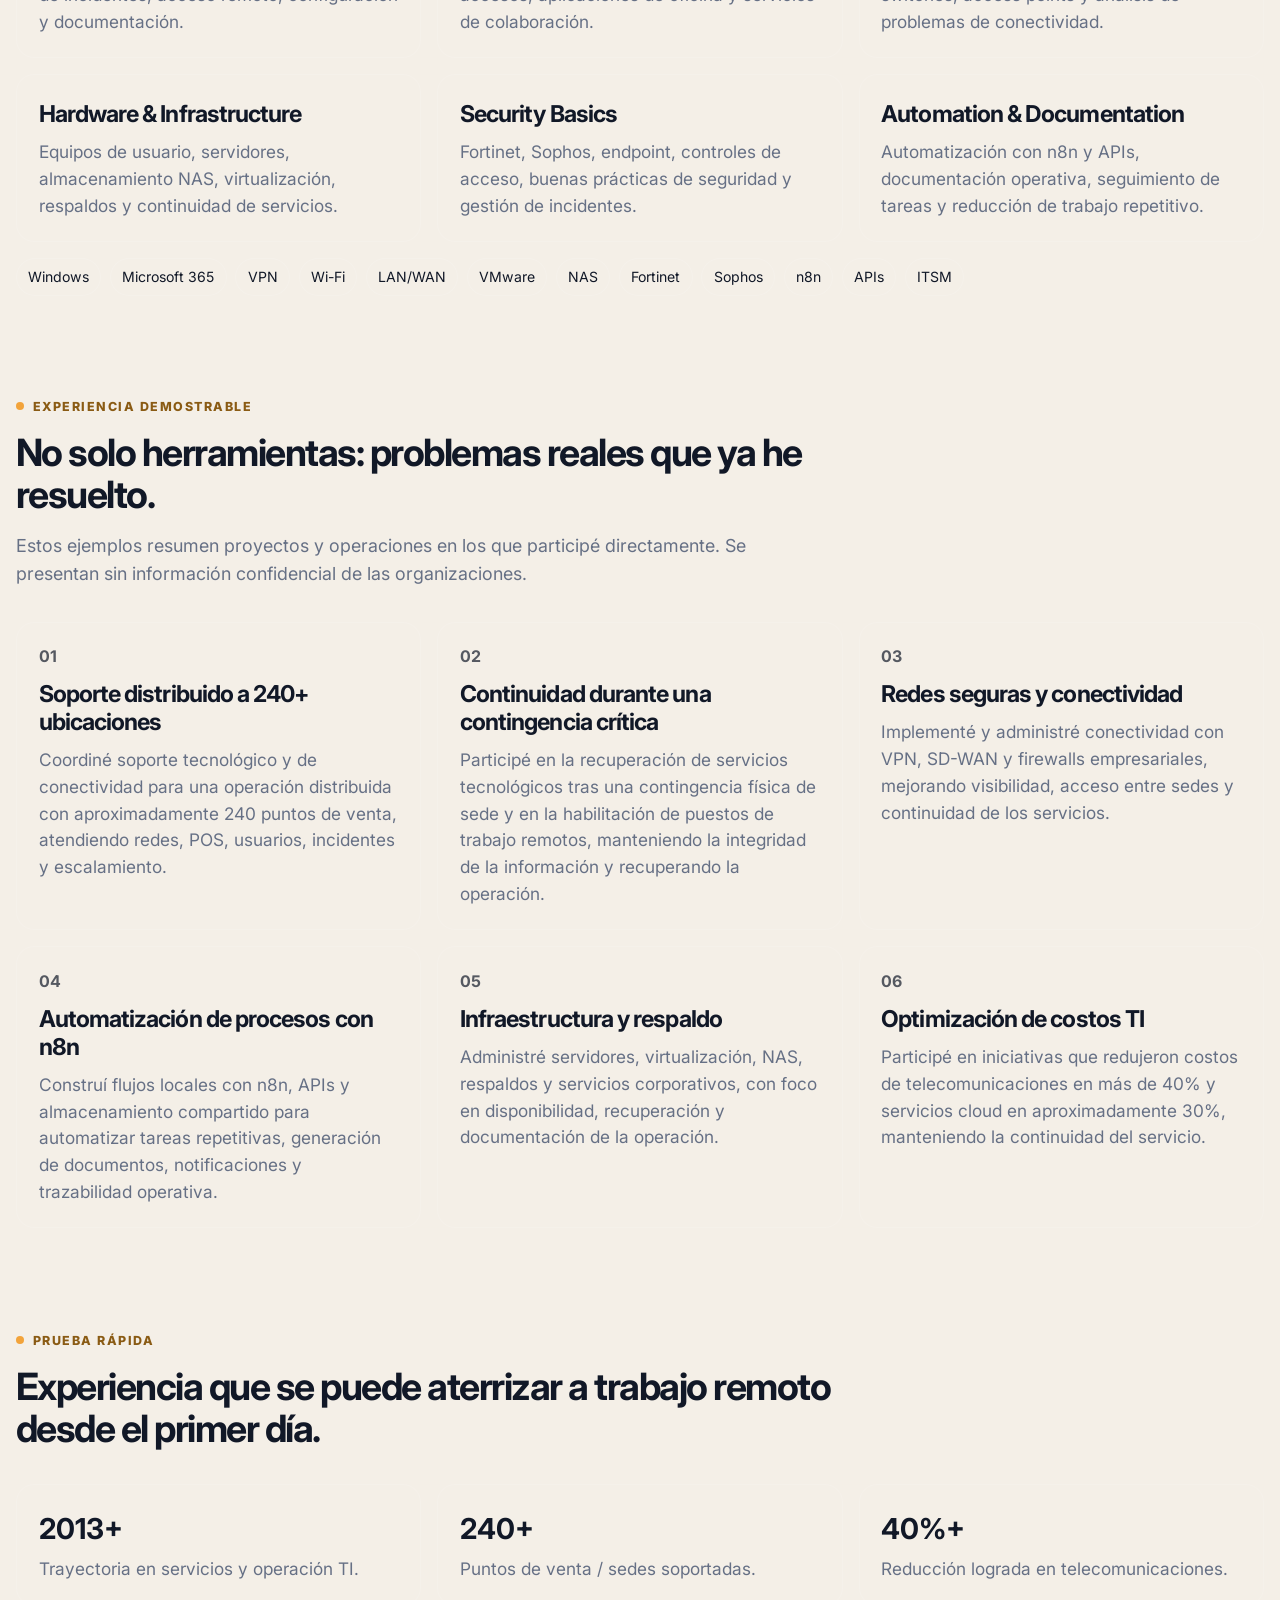
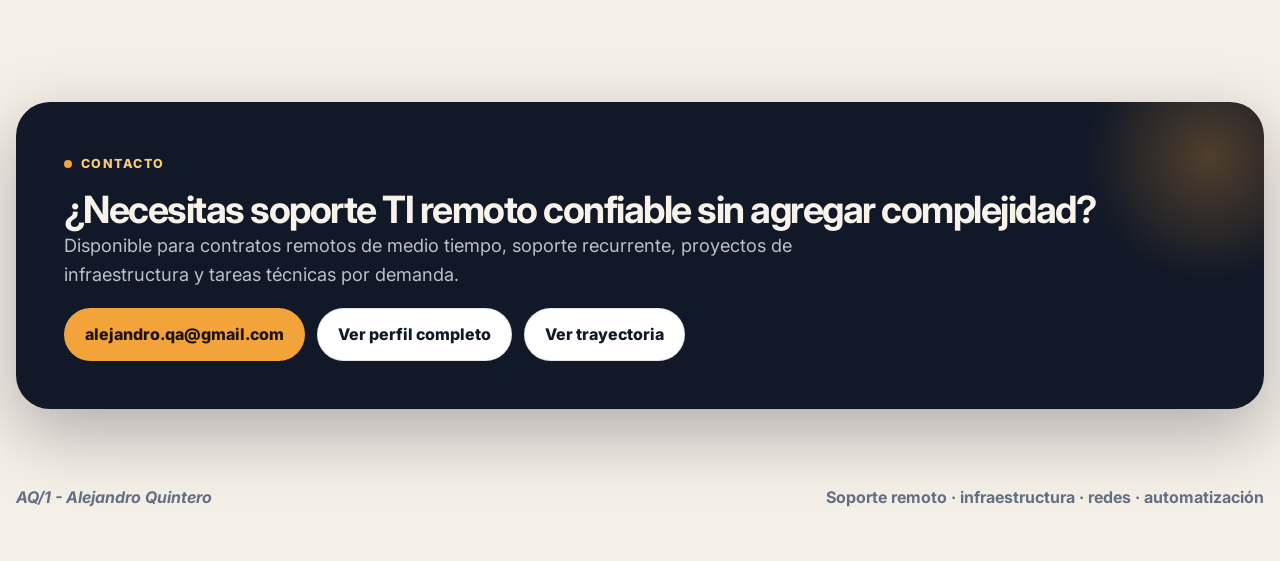
<file: remote-it.html>
<!doctype html>
<html lang="en">
<head>
  <meta charset="utf-8" />
  <meta name="viewport" content="width=device-width, initial-scale=1" />
  <title>AQ/1 - Alejandro Quintero | Remote IT Support</title>
  <meta name="description" content="Remote IT Support and Infrastructure profile of Alejandro Quintero: Windows, networking, Microsoft 365, hardware, troubleshooting, infrastructure and automation." />
  <meta name="author" content="Alejandro Quintero Andrade" />
  <meta property="og:title" content="AQ/1 - Alejandro Quintero | Remote IT Support" />
  <meta property="og:description" content="Hands-on remote IT support, infrastructure, networking, troubleshooting and automation." />
  <meta property="og:type" content="website" />
  <meta name="theme-color" content="#10151f" />
  <link rel="icon" type="image/svg+xml" href="favicon.svg?v=20260722-aq1" />
  <link rel="stylesheet" href="styles.css?v=20260722-hero-fix" />
  <link rel="stylesheet" href="fixes.css?v=20260722-hero-fix" />
  <link rel="stylesheet" href="profile-general.css?v=2" />
  <style>
    .remote-kicker{display:inline-flex;gap:.55rem;align-items:center;padding:.5rem .8rem;border:1px solid rgba(255,255,255,.12);border-radius:999px;background:rgba(255,255,255,.04);font-size:.92rem}
    .remote-kicker::before{content:"";width:.55rem;height:.55rem;border-radius:50%;background:#6ee7b7;box-shadow:0 0 18px rgba(110,231,183,.65)}
    .remote-grid,.project-grid,.proof-grid{display:grid;grid-template-columns:repeat(3,minmax(0,1fr));gap:1rem}
    .remote-card,.project-card,.proof-card{padding:1.35rem;border:1px solid rgba(255,255,255,.1);border-radius:18px;background:rgba(255,255,255,.035)}
    .remote-card h3,.project-card h3,.proof-card h3{margin:.25rem 0 .65rem}
    .remote-card p,.project-card p,.proof-card p{margin:0;color:var(--muted,#b8c2d1)}
    .tag-row{display:flex;flex-wrap:wrap;gap:.55rem;margin-top:1rem}
    .tag{padding:.45rem .7rem;border-radius:999px;border:1px solid rgba(255,255,255,.12);font-size:.88rem;background:rgba(255,255,255,.03)}
    .availability{display:grid;grid-template-columns:repeat(4,minmax(0,1fr));gap:.8rem;margin-top:1.25rem}
    .availability div{padding:1rem;border:1px solid rgba(255,255,255,.1);border-radius:14px;background:rgba(255,255,255,.03)}
    .availability strong{display:block;font-size:1.05rem;margin-bottom:.25rem}
    .project-card .number{display:inline-block;font-weight:700;opacity:.7;margin-bottom:.5rem}
    .proof-card strong{display:block;font-size:1.8rem;margin-bottom:.3rem}
    .remote-actions{display:flex;flex-wrap:wrap;gap:.75rem;margin-top:1.25rem}
    .section-note{max-width:780px}
    /* Remote profile hero: balanced desktop layout */
    body { --max: 1280px; }
    .hero {
      min-height: auto;
      grid-template-columns: minmax(0, 1.08fr) minmax(420px, .92fr);
      gap: 64px;
      align-items: center;
      padding: 74px 38px 88px;
    }
    .hero-copy { max-width: 690px; }
    .hero h1 {
      font-size: clamp(3.25rem, 5.1vw, 4.85rem);
      line-height: .98;
      max-width: 100%;
      margin-top: 12px;
    }
    .hero-role {
      margin-top: 22px;
      max-width: 680px;
      font-size: clamp(1.4rem, 2vw, 2rem);
      line-height: 1.22;
      font-weight: 750;
      color: var(--text);
    }
    .lead {
      max-width: 660px;
      margin-top: 24px;
      font-size: clamp(1.02rem, 1.35vw, 1.22rem);
      line-height: 1.65;
    }
    .remote-kicker {
      margin-bottom: 4px;
      color: #cbd5e1;
      background: rgba(255,255,255,.045);
    }
    .hero-actions { margin-top: 28px; }
    .hero-visual {
      width: min(100%, 500px);
      min-height: 460px;
      justify-self: end;
      border-radius: 34px;
    }
    .hero-visual::before { inset: 48px; }
    .hero-visual::after { inset: 96px; }
    .visual-core { width: 190px; height: 190px; }
    .visual-core strong { font-size: 1.85rem; }
    .visual-core small { font-size: .9rem; max-width: 150px; }
    .orbit { padding: 9px 14px; font-size: .95rem; }
    .orbit-a { top: 62px; left: 42px; }
    .orbit-b { top: 126px; right: 34px; }
    .orbit-c { bottom: 108px; left: 32px; }
    .orbit-d { bottom: 56px; right: 58px; }

    @media (max-width:1050px){
      body { --max: 980px; }
      .site-header .brand-name { display:none; }
      .hero { grid-template-columns: 1fr .82fr; gap: 34px; padding-inline: 24px; }
      .hero h1 { font-size: clamp(3rem, 6vw, 4.25rem); }
      .hero-visual { min-height: 410px; }
      .visual-core { width: 170px; height: 170px; }
      .orbit-a { left: 24px; }
      .orbit-b { right: 22px; }
      .orbit-c { left: 20px; }
      .orbit-d { right: 32px; }
    }
    @media (max-width:900px){
      .remote-grid,.project-grid,.proof-grid{grid-template-columns:1fr 1fr}
      .availability{grid-template-columns:1fr 1fr}
      .hero { grid-template-columns: 1fr; padding: 54px 18px 68px; gap: 38px; }
      .hero-copy { max-width: 760px; }
      .hero-visual { width: 100%; max-width: 620px; justify-self: center; min-height: 420px; }
    }
    @media (max-width:640px){
      .remote-grid,.project-grid,.proof-grid,.availability{grid-template-columns:1fr}
      .hero { padding-inline: 4px; }
      .hero h1 { font-size: clamp(2.6rem, 13vw, 3.5rem); }
      .hero-role { font-size: 1.35rem; }
      .lead { font-size: 1rem; line-height: 1.58; }
      .hero-visual { min-height: 360px; border-radius: 26px; }
      .visual-core { width: 150px; height: 150px; }
      .visual-core strong { font-size: 1.55rem; }
      .visual-core small { font-size: .78rem; max-width: 120px; }
      .orbit { font-size: .82rem; padding: 8px 11px; }
      .orbit-a { top: 42px; left: 18px; }
      .orbit-b { top: 94px; right: 14px; }
      .orbit-c { bottom: 82px; left: 12px; }
      .orbit-d { bottom: 38px; right: 18px; }
    }
  </style>
</head>
<body data-title-es="AQ/1 - Alejandro Quintero | Soporte TI Remoto" data-title-en="AQ/1 - Alejandro Quintero | Remote IT Support">
  <div class="progress" id="progress"></div>

  <header class="site-header" id="top">
    <a class="brand" href="index.html" aria-label="AQ/1 home">
      <span class="brand-mark">AQ/1</span>
      <span class="brand-name">Alejandro Quintero</span>
    </a>
    <button class="nav-toggle" id="navToggle" aria-label="Open menu" aria-expanded="false" data-es="Menú" data-en="Menu">Menu</button>
    <nav class="nav" id="nav" aria-label="Main navigation">
      <a href="#profile" data-es="Perfil" data-en="Profile">Profile</a>
      <a href="#skills" data-es="Capacidades" data-en="Skills">Skills</a>
      <a href="#projects" data-es="Proyectos" data-en="Projects">Projects</a>
      <a href="#proof" data-es="Resultados" data-en="Proof">Proof</a>
      <a href="#contact" data-es="Contacto" data-en="Contact">Contact</a>
      <a href="index.html" data-es="Perfil Senior" data-en="Senior Profile">Senior Profile</a>
    </nav>
    <div class="language-switch" aria-label="Change language">
      <button type="button" data-lang="es">ES</button>
      <button type="button" data-lang="en">EN</button>
    </div>
  </header>

  <main>
    <section class="hero" aria-labelledby="heroTitle">
      <canvas id="network-canvas" aria-hidden="true"></canvas>
      <div class="hero-copy reveal">
        <p class="remote-kicker" data-es="Disponible para trabajo remoto · hasta 30 h/semana · GMT-5" data-en="Available for remote work · up to 30 hrs/week · GMT-5">Available for remote work · up to 30 hrs/week · GMT-5</p>
        <h1 id="heroTitle">Alejandro Quintero</h1>
        <p class="hero-role" data-es="Soporte TI Remoto · Infraestructura · Redes · Windows · Microsoft 365" data-en="Remote IT Support · Infrastructure · Networks · Windows · Microsoft 365">Remote IT Support · Infrastructure · Networks · Windows · Microsoft 365</p>
        <p class="lead" data-es="Profesional de TI práctico y orientado a resolver problemas, con experiencia real en soporte a usuarios, hardware, redes, conectividad, servidores, Microsoft 365, continuidad y automatización. Puedo integrarme a equipos remotos que necesiten una persona autónoma, organizada y capaz de llevar un incidente desde el diagnóstico hasta el cierre." data-en="Hands-on IT professional focused on solving problems, with real experience in user support, hardware, networking, connectivity, servers, Microsoft 365, continuity and automation. I can join remote teams that need someone autonomous, organized and able to take an incident from diagnosis through resolution.">Hands-on IT professional focused on solving problems, with real experience in user support, hardware, networking, connectivity, servers, Microsoft 365, continuity and automation. I can join remote teams that need someone autonomous, organized and able to take an incident from diagnosis through resolution.</p>
        <div class="hero-actions">
          <a class="btn primary" href="#projects" data-es="Ver experiencia real" data-en="See real project experience">See real project experience</a>
          <a class="btn secondary" href="#contact" data-es="Contactar" data-en="Contact">Contact</a>
        </div>
      </div>

      <aside class="hero-visual reveal" aria-label="Remote IT focus">
        <div class="visual-core">
          <span class="core-label">AQ/1</span>
          <strong data-es="Resolver" data-en="Resolve">Resolve</strong>
          <small data-es="Soporte · Redes · Windows · Automatización" data-en="Support · Networks · Windows · Automation">Support · Networks · Windows · Automation</small>
        </div>
        <div class="orbit orbit-a"><span>Windows</span></div>
        <div class="orbit orbit-b"><span>Networks</span></div>
        <div class="orbit orbit-c"><span>Support</span></div>
        <div class="orbit orbit-d"><span>Automation</span></div>
      </aside>
    </section>

    <section class="identity section" id="profile">
      <div class="section-intro reveal">
        <p class="eyebrow" data-es="Perfil remoto" data-en="Remote profile">Remote profile</p>
        <h2 data-es="Experiencia suficiente para resolver, sin necesidad de una estructura compleja." data-en="Enough experience to solve problems without needing a complex structure.">Enough experience to solve problems without needing a complex structure.</h2>
        <p class="section-note" data-es="He trabajado en soporte, infraestructura y operación TI desde 2013. Mi experiencia incluye atención a usuarios, resolución de incidentes, redes LAN/WAN/Wi-Fi, VPN, Windows, virtualización, almacenamiento, respaldos, Microsoft 365 y coordinación con proveedores. Para trabajos remotos mi enfoque es simple: entender el problema, documentarlo, resolverlo y dejar trazabilidad." data-en="I have worked in IT support, infrastructure and operations since 2013. My experience includes end-user support, incident resolution, LAN/WAN/Wi-Fi, VPN, Windows, virtualization, storage, backups, Microsoft 365 and vendor coordination. For remote work my approach is simple: understand the problem, document it, solve it and leave a clear trail.">I have worked in IT support, infrastructure and operations since 2013. My experience includes end-user support, incident resolution, LAN/WAN/Wi-Fi, VPN, Windows, virtualization, storage, backups, Microsoft 365 and vendor coordination. For remote work my approach is simple: understand the problem, document it, solve it and leave a clear trail.</p>
        <div class="availability">
          <div><strong>30 hrs/week</strong><span data-es="Disponibilidad objetivo" data-en="Target availability">Target availability</span></div>
          <div><strong>GMT-5</strong><span data-es="Zona horaria Colombia" data-en="Colombia time zone">Colombia time zone</span></div>
          <div><strong>Spanish</strong><span data-es="Nativo" data-en="Native">Native</span></div>
          <div><strong>English B1</strong><span data-es="Soporte y documentación técnica" data-en="Technical support & documentation">Technical support & documentation</span></div>
        </div>
      </div>
    </section>

    <section class="cases section" id="skills">
      <div class="section-intro reveal">
        <p class="eyebrow" data-es="Capacidades" data-en="What I can handle">What I can handle</p>
        <h2 data-es="Un perfil operativo para equipos que necesitan que las cosas funcionen." data-en="An operational profile for teams that need things to work.">An operational profile for teams that need things to work.</h2>
      </div>
      <div class="remote-grid">
        <article class="remote-card reveal"><h3>Remote User Support</h3><p data-es="Diagnóstico, soporte a usuarios, resolución de incidentes, acceso remoto, configuración y documentación." data-en="Troubleshooting, end-user support, incident resolution, remote access, configuration and documentation.">Troubleshooting, end-user support, incident resolution, remote access, configuration and documentation.</p></article>
        <article class="remote-card reveal"><h3>Windows & Microsoft 365</h3><p data-es="Soporte de estaciones Windows, cuentas, accesos, aplicaciones de oficina y servicios de colaboración." data-en="Support for Windows workstations, accounts, access, office applications and collaboration services.">Support for Windows workstations, accounts, access, office applications and collaboration services.</p></article>
        <article class="remote-card reveal"><h3>Networks & Connectivity</h3><p data-es="LAN, WAN, WLAN, Wi-Fi, VPN, routers, switches, access points y análisis de problemas de conectividad." data-en="LAN, WAN, WLAN, Wi-Fi, VPN, routers, switches, access points and connectivity troubleshooting.">LAN, WAN, WLAN, Wi-Fi, VPN, routers, switches, access points and connectivity troubleshooting.</p></article>
        <article class="remote-card reveal"><h3>Hardware & Infrastructure</h3><p data-es="Equipos de usuario, servidores, almacenamiento NAS, virtualización, respaldos y continuidad de servicios." data-en="End-user devices, servers, NAS storage, virtualization, backups and service continuity.">End-user devices, servers, NAS storage, virtualization, backups and service continuity.</p></article>
        <article class="remote-card reveal"><h3>Security Basics</h3><p data-es="Fortinet, Sophos, endpoint, controles de acceso, buenas prácticas de seguridad y gestión de incidentes." data-en="Fortinet, Sophos, endpoint controls, access management, security practices and incident handling.">Fortinet, Sophos, endpoint controls, access management, security practices and incident handling.</p></article>
        <article class="remote-card reveal"><h3>Automation & Documentation</h3><p data-es="Automatización con n8n y APIs, documentación operativa, seguimiento de tareas y reducción de trabajo repetitivo." data-en="Automation with n8n and APIs, operational documentation, task tracking and reduction of repetitive work.">Automation with n8n and APIs, operational documentation, task tracking and reduction of repetitive work.</p></article>
      </div>
      <div class="tag-row reveal">
        <span class="tag">Windows</span><span class="tag">Microsoft 365</span><span class="tag">VPN</span><span class="tag">Wi-Fi</span><span class="tag">LAN/WAN</span><span class="tag">VMware</span><span class="tag">NAS</span><span class="tag">Fortinet</span><span class="tag">Sophos</span><span class="tag">n8n</span><span class="tag">APIs</span><span class="tag">ITSM</span>
      </div>
    </section>

    <section class="cases section" id="projects">
      <div class="section-intro reveal">
        <p class="eyebrow" data-es="Experiencia demostrable" data-en="Selected project experience">Selected project experience</p>
        <h2 data-es="No solo herramientas: problemas reales que ya he resuelto." data-en="Not just tools: real problems I have already solved.">Not just tools: real problems I have already solved.</h2>
        <p class="section-note" data-es="Estos ejemplos resumen proyectos y operaciones en los que participé directamente. Se presentan sin información confidencial de las organizaciones." data-en="These examples summarize projects and operations I directly worked on. They are presented without confidential organizational information.">These examples summarize projects and operations I directly worked on. They are presented without confidential organizational information.</p>
      </div>
      <div class="project-grid">
        <article class="project-card reveal">
          <span class="number">01</span>
          <h3 data-es="Soporte distribuido a 240+ ubicaciones" data-en="Distributed support for 240+ locations">Distributed support for 240+ locations</h3>
          <p data-es="Coordiné soporte tecnológico y de conectividad para una operación distribuida con aproximadamente 240 puntos de venta, atendiendo redes, POS, usuarios, incidentes y escalamiento." data-en="Coordinated technology and connectivity support for a distributed operation of approximately 240 points of sale, covering networks, POS systems, users, incidents and escalation.">Coordinated technology and connectivity support for a distributed operation of approximately 240 points of sale, covering networks, POS systems, users, incidents and escalation.</p>
        </article>
        <article class="project-card reveal">
          <span class="number">02</span>
          <h3 data-es="Continuidad durante una contingencia crítica" data-en="Business continuity during a critical event">Business continuity during a critical event</h3>
          <p data-es="Participé en la recuperación de servicios tecnológicos tras una contingencia física de sede y en la habilitación de puestos de trabajo remotos, manteniendo la integridad de la información y recuperando la operación." data-en="Worked on restoring technology services after a physical site disruption and enabling remote workstations, while preserving information integrity and restoring operations.">Worked on restoring technology services after a physical site disruption and enabling remote workstations, while preserving information integrity and restoring operations.</p>
        </article>
        <article class="project-card reveal">
          <span class="number">03</span>
          <h3 data-es="Redes seguras y conectividad" data-en="Secure networking and connectivity">Secure networking and connectivity</h3>
          <p data-es="Implementé y administré conectividad con VPN, SD-WAN y firewalls empresariales, mejorando visibilidad, acceso entre sedes y continuidad de los servicios." data-en="Implemented and managed connectivity using VPN, SD-WAN and enterprise firewalls, improving visibility, site-to-site access and service continuity.">Implemented and managed connectivity using VPN, SD-WAN and enterprise firewalls, improving visibility, site-to-site access and service continuity.</p>
        </article>
        <article class="project-card reveal">
          <span class="number">04</span>
          <h3 data-es="Automatización de procesos con n8n" data-en="Process automation with n8n">Process automation with n8n</h3>
          <p data-es="Construí flujos locales con n8n, APIs y almacenamiento compartido para automatizar tareas repetitivas, generación de documentos, notificaciones y trazabilidad operativa." data-en="Built local workflows using n8n, APIs and shared storage to automate repetitive tasks, document generation, notifications and operational traceability.">Built local workflows using n8n, APIs and shared storage to automate repetitive tasks, document generation, notifications and operational traceability.</p>
        </article>
        <article class="project-card reveal">
          <span class="number">05</span>
          <h3 data-es="Infraestructura y respaldo" data-en="Infrastructure and backup operations">Infrastructure and backup operations</h3>
          <p data-es="Administré servidores, virtualización, NAS, respaldos y servicios corporativos, con foco en disponibilidad, recuperación y documentación de la operación." data-en="Managed servers, virtualization, NAS, backups and corporate services with a focus on availability, recovery and operational documentation.">Managed servers, virtualization, NAS, backups and corporate services with a focus on availability, recovery and operational documentation.</p>
        </article>
        <article class="project-card reveal">
          <span class="number">06</span>
          <h3 data-es="Optimización de costos TI" data-en="IT cost optimization">IT cost optimization</h3>
          <p data-es="Participé en iniciativas que redujeron costos de telecomunicaciones en más de 40% y servicios cloud en aproximadamente 30%, manteniendo la continuidad del servicio." data-en="Worked on initiatives that reduced telecommunications costs by more than 40% and cloud service costs by approximately 30% while maintaining service continuity.">Worked on initiatives that reduced telecommunications costs by more than 40% and cloud service costs by approximately 30% while maintaining service continuity.</p>
        </article>
      </div>
    </section>

    <section class="impact section" id="proof">
      <div class="section-intro reveal">
        <p class="eyebrow" data-es="Prueba rápida" data-en="Quick proof">Quick proof</p>
        <h2 data-es="Experiencia que se puede aterrizar a trabajo remoto desde el primer día." data-en="Experience that translates directly into remote work from day one.">Experience that translates directly into remote work from day one.</h2>
      </div>
      <div class="proof-grid">
        <article class="proof-card reveal"><strong>2013+</strong><p data-es="Trayectoria en servicios y operación TI." data-en="Track record in IT services and operations.">Track record in IT services and operations.</p></article>
        <article class="proof-card reveal"><strong>240+</strong><p data-es="Puntos de venta / sedes soportadas." data-en="Points of sale / supported sites.">Points of sale / supported sites.</p></article>
        <article class="proof-card reveal"><strong>40%+</strong><p data-es="Reducción lograda en telecomunicaciones." data-en="Telecommunications cost reduction achieved.">Telecommunications cost reduction achieved.</p></article>
      </div>
    </section>

    <section class="contact section" id="contact">
      <div class="contact-card reveal">
        <p class="eyebrow" data-es="Contacto" data-en="Contact">Contact</p>
        <h2 data-es="¿Necesitas soporte TI remoto confiable sin agregar complejidad?" data-en="Need reliable remote IT support without adding complexity?">Need reliable remote IT support without adding complexity?</h2>
        <p data-es="Disponible para contratos remotos de medio tiempo, soporte recurrente, proyectos de infraestructura y tareas técnicas por demanda." data-en="Available for part-time remote contracts, recurring support, infrastructure projects and on-demand technical work.">Available for part-time remote contracts, recurring support, infrastructure projects and on-demand technical work.</p>
        <div class="remote-actions">
          <a class="btn primary" href="mailto:alejandro.qa@gmail.com">alejandro.qa@gmail.com</a>
          <a class="btn secondary" href="index.html" data-es="Ver perfil completo" data-en="View full profile">View full profile</a>
          <a class="btn secondary" href="trayectoria.html" data-es="Ver trayectoria" data-en="View career">View career</a>
        </div>
      </div>
    </section>
  </main>

  <footer class="footer"><em>AQ/1 - Alejandro Quintero</em><span data-es="Soporte remoto · infraestructura · redes · automatización" data-en="Remote support · infrastructure · networks · automation">Remote support · infrastructure · networks · automation</span></footer>
  <script src="script.js?v=profile-general-2"></script>
  <script src="network-canvas.js"></script>
  <script>
    try {
      if (!localStorage.getItem('aq1-lang')) {
        localStorage.setItem('aq1-lang','en');
        document.documentElement.lang='en';
      }
    } catch(e) {}
  </script>
</body>
</html>
</file>
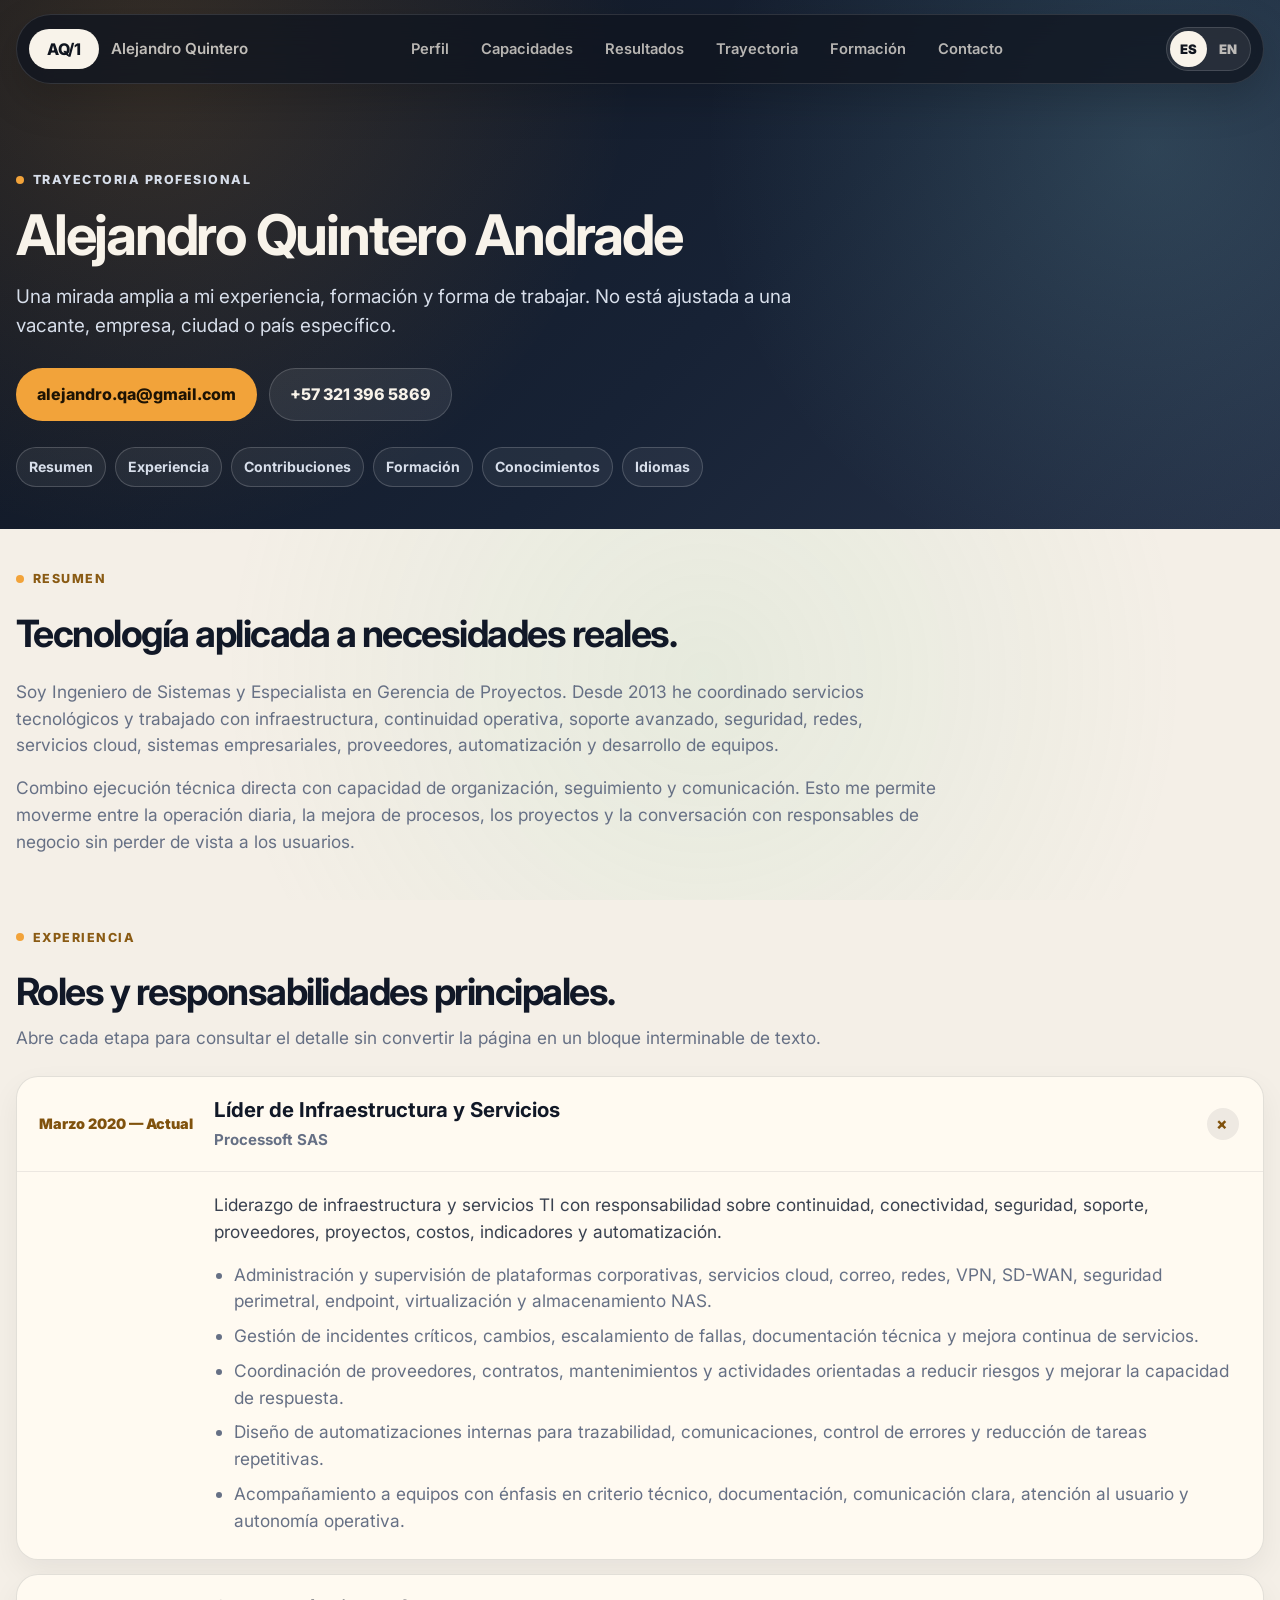
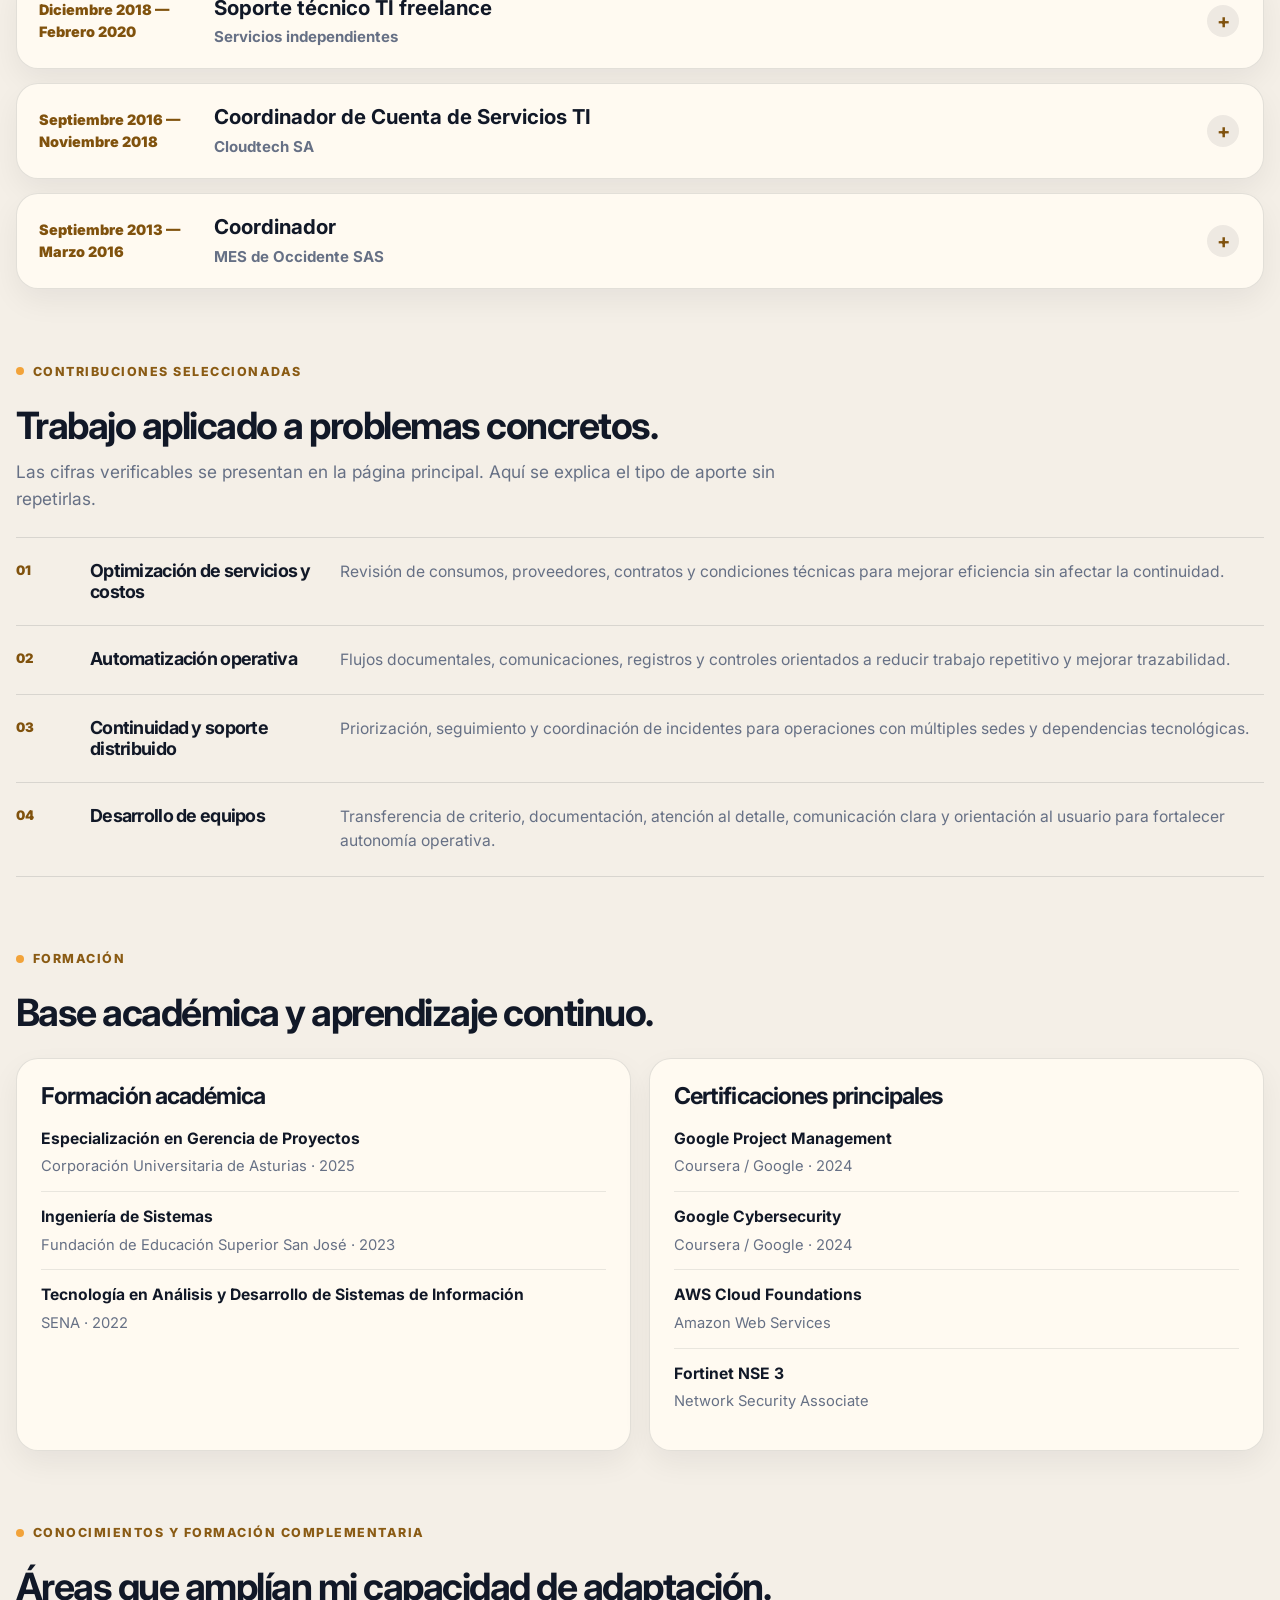
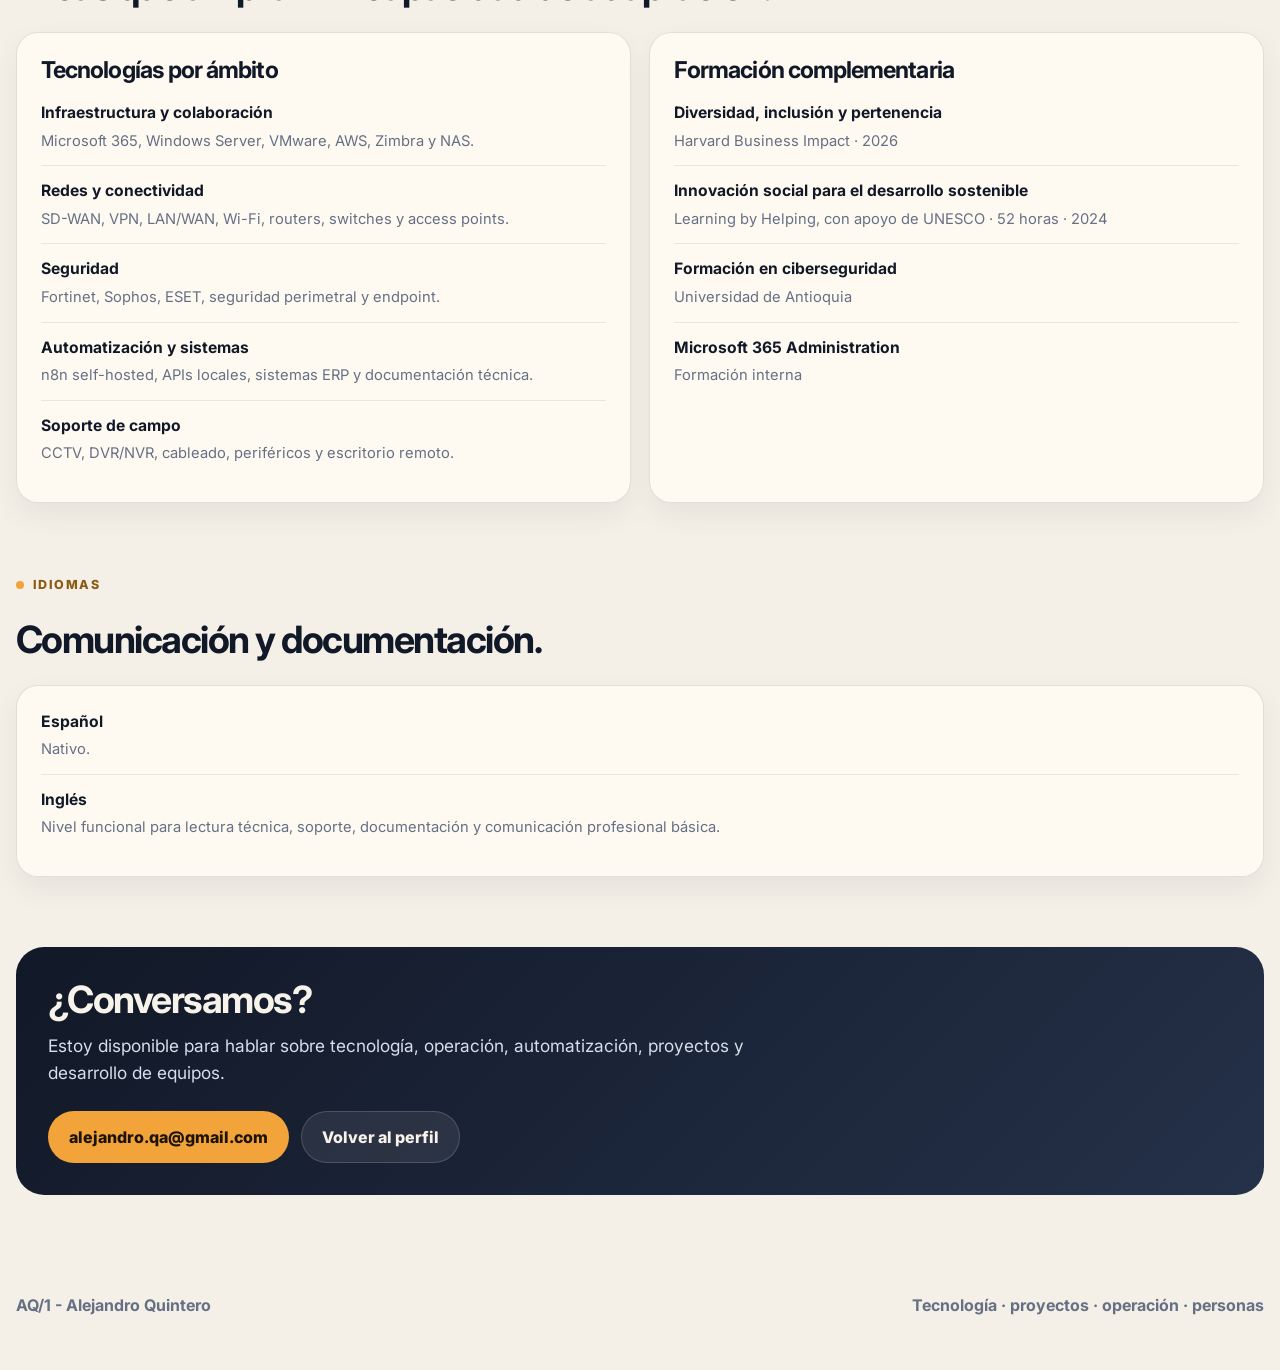
<file: trayectoria.html>
<!doctype html>
<html lang="es">
<head>
  <meta charset="utf-8" />
  <meta name="viewport" content="width=device-width, initial-scale=1" />
  <title>AQ/1 - Alejandro Quintero | Trayectoria</title>
  <meta name="description" content="Trayectoria profesional de Alejandro Quintero: infraestructura, servicios TI, proyectos, automatización, seguridad, soporte y liderazgo de equipos." />
  <meta name="author" content="Alejandro Quintero Andrade" />
  <meta name="theme-color" content="#10151f" />
  <link rel="icon" type="image/svg+xml" href="favicon.svg?v=20260722-aq1" />
  <link rel="shortcut icon" href="favicon.svg?v=20260722-aq1" />
  <link rel="apple-touch-icon" href="favicon.svg?v=20260722-aq1" />
  <link rel="stylesheet" href="styles.css?v=20260722-hero-fix" />
  <link rel="stylesheet" href="fixes.css?v=20260722-hero-fix" />
  <link rel="stylesheet" href="profile-general.css?v=2" />
  <link rel="stylesheet" href="trayectoria.css?v=1" />
</head>
<body class="career-page" data-title-es="AQ/1 - Alejandro Quintero | Trayectoria" data-title-en="AQ/1 - Alejandro Quintero | Career">
  <div class="progress" id="progress"></div>

  <header class="site-header" id="top">
    <a class="brand" href="index.html" aria-label="Volver al inicio">
      <span class="brand-mark">AQ/1</span>
      <span class="brand-name">Alejandro Quintero</span>
    </a>
    <button class="nav-toggle" id="navToggle" aria-label="Abrir menú" aria-expanded="false" data-es="Menú" data-en="Menu">Menú</button>
    <nav class="nav" id="nav" aria-label="Navegación principal">
      <a href="index.html#perfil" data-es="Perfil" data-en="Profile">Perfil</a>
      <a href="index.html#capacidades" data-es="Capacidades" data-en="Capabilities">Capacidades</a>
      <a href="index.html#resultados" data-es="Resultados" data-en="Results">Resultados</a>
      <a href="trayectoria.html" data-es="Trayectoria" data-en="Career">Trayectoria</a>
      <a href="index.html#formacion" data-es="Formación" data-en="Education">Formación</a>
      <a href="index.html#contacto" data-es="Contacto" data-en="Contact">Contacto</a>
    </nav>
    <div class="language-switch" aria-label="Cambiar idioma / Change language">
      <button type="button" data-lang="es">ES</button>
      <button type="button" data-lang="en">EN</button>
    </div>
  </header>

  <main>
    <section class="career-hero reveal">
      <p class="eyebrow" data-es="Trayectoria profesional" data-en="Professional career">Trayectoria profesional</p>
      <h1>Alejandro Quintero Andrade</h1>
      <p class="career-intro" data-es="Una mirada amplia a mi experiencia, formación y forma de trabajar. No está ajustada a una vacante, empresa, ciudad o país específico." data-en="A broad view of my experience, education, and way of working. It is not tailored to a specific role, company, city, or country.">Una mirada amplia a mi experiencia, formación y forma de trabajar. No está ajustada a una vacante, empresa, ciudad o país específico.</p>
      <div class="career-hero-actions">
        <a class="btn primary" href="mailto:alejandro.qa@gmail.com">alejandro.qa@gmail.com</a>
        <a class="btn secondary" href="tel:+573213965869">+57 321 396 5869</a>
      </div>
      <nav class="career-quicknav" aria-label="Secciones de trayectoria">
        <a href="#resumen" data-es="Resumen" data-en="Summary">Resumen</a>
        <a href="#experiencia" data-es="Experiencia" data-en="Experience">Experiencia</a>
        <a href="#contribuciones" data-es="Contribuciones" data-en="Contributions">Contribuciones</a>
        <a href="#formacion" data-es="Formación" data-en="Education">Formación</a>
        <a href="#conocimientos" data-es="Conocimientos" data-en="Knowledge">Conocimientos</a>
        <a href="#idiomas" data-es="Idiomas" data-en="Languages">Idiomas</a>
      </nav>
    </section>

    <div class="career-layout">
      <section class="career-section reveal" id="resumen">
        <div class="career-section-head">
          <p class="eyebrow" data-es="Resumen" data-en="Summary">Resumen</p>
          <h2 data-es="Tecnología aplicada a necesidades reales." data-en="Technology applied to real needs.">Tecnología aplicada a necesidades reales.</h2>
        </div>
        <div class="career-summary">
          <p data-es="Soy Ingeniero de Sistemas y Especialista en Gerencia de Proyectos. Desde 2013 he coordinado servicios tecnológicos y trabajado con infraestructura, continuidad operativa, soporte avanzado, seguridad, redes, servicios cloud, sistemas empresariales, proveedores, automatización y desarrollo de equipos." data-en="I am a Systems Engineer and Project Management Specialist. Since 2013, I have coordinated technology services and worked across infrastructure, operational continuity, advanced support, security, networks, cloud services, enterprise systems, vendors, automation, and team development.">Soy Ingeniero de Sistemas y Especialista en Gerencia de Proyectos. Desde 2013 he coordinado servicios tecnológicos y trabajado con infraestructura, continuidad operativa, soporte avanzado, seguridad, redes, servicios cloud, sistemas empresariales, proveedores, automatización y desarrollo de equipos.</p>
          <p data-es="Combino ejecución técnica directa con capacidad de organización, seguimiento y comunicación. Esto me permite moverme entre la operación diaria, la mejora de procesos, los proyectos y la conversación con responsables de negocio sin perder de vista a los usuarios." data-en="I combine hands-on technical execution with organization, follow-up, and communication. This allows me to move between daily operations, process improvement, projects, and conversations with business stakeholders without losing sight of users.">Combino ejecución técnica directa con capacidad de organización, seguimiento y comunicación. Esto me permite moverme entre la operación diaria, la mejora de procesos, los proyectos y la conversación con responsables de negocio sin perder de vista a los usuarios.</p>
        </div>
      </section>

      <section class="career-section reveal" id="experiencia">
        <div class="career-section-head">
          <p class="eyebrow" data-es="Experiencia" data-en="Experience">Experiencia</p>
          <h2 data-es="Roles y responsabilidades principales." data-en="Roles and main responsibilities.">Roles y responsabilidades principales.</h2>
          <p data-es="Abre cada etapa para consultar el detalle sin convertir la página en un bloque interminable de texto." data-en="Open each stage to review the details without turning the page into an endless block of text.">Abre cada etapa para consultar el detalle sin convertir la página en un bloque interminable de texto.</p>
        </div>

        <div class="career-timeline">
          <details class="career-role" open>
            <summary>
              <span class="career-period" data-es="Marzo 2020 — Actual" data-en="March 2020 — Present">Marzo 2020 — Actual</span>
              <span class="career-role-title"><strong data-es="Líder de Infraestructura y Servicios" data-en="Infrastructure and Services Lead">Líder de Infraestructura y Servicios</strong><small>Processoft SAS</small></span>
              <span class="career-expand" aria-hidden="true">+</span>
            </summary>
            <div class="career-role-body">
              <p data-es="Liderazgo de infraestructura y servicios TI con responsabilidad sobre continuidad, conectividad, seguridad, soporte, proveedores, proyectos, costos, indicadores y automatización." data-en="Leadership of infrastructure and IT services with responsibility for continuity, connectivity, security, support, vendors, projects, costs, indicators, and automation.">Liderazgo de infraestructura y servicios TI con responsabilidad sobre continuidad, conectividad, seguridad, soporte, proveedores, proyectos, costos, indicadores y automatización.</p>
              <ul>
                <li data-es="Administración y supervisión de plataformas corporativas, servicios cloud, correo, redes, VPN, SD-WAN, seguridad perimetral, endpoint, virtualización y almacenamiento NAS." data-en="Administration and supervision of corporate platforms, cloud services, email, networks, VPN, SD-WAN, perimeter security, endpoint security, virtualization, and NAS storage.">Administración y supervisión de plataformas corporativas, servicios cloud, correo, redes, VPN, SD-WAN, seguridad perimetral, endpoint, virtualización y almacenamiento NAS.</li>
                <li data-es="Gestión de incidentes críticos, cambios, escalamiento de fallas, documentación técnica y mejora continua de servicios." data-en="Management of critical incidents, changes, fault escalation, technical documentation, and continuous service improvement.">Gestión de incidentes críticos, cambios, escalamiento de fallas, documentación técnica y mejora continua de servicios.</li>
                <li data-es="Coordinación de proveedores, contratos, mantenimientos y actividades orientadas a reducir riesgos y mejorar la capacidad de respuesta." data-en="Coordination of vendors, contracts, maintenance, and activities aimed at reducing risk and improving response capacity.">Coordinación de proveedores, contratos, mantenimientos y actividades orientadas a reducir riesgos y mejorar la capacidad de respuesta.</li>
                <li data-es="Diseño de automatizaciones internas para trazabilidad, comunicaciones, control de errores y reducción de tareas repetitivas." data-en="Design of internal automations for traceability, communications, error control, and reduction of repetitive tasks.">Diseño de automatizaciones internas para trazabilidad, comunicaciones, control de errores y reducción de tareas repetitivas.</li>
                <li data-es="Acompañamiento a equipos con énfasis en criterio técnico, documentación, comunicación clara, atención al usuario y autonomía operativa." data-en="Support for teams with emphasis on technical judgment, documentation, clear communication, user care, and operational autonomy.">Acompañamiento a equipos con énfasis en criterio técnico, documentación, comunicación clara, atención al usuario y autonomía operativa.</li>
              </ul>
            </div>
          </details>

          <details class="career-role">
            <summary>
              <span class="career-period" data-es="Diciembre 2018 — Febrero 2020" data-en="December 2018 — February 2020">Diciembre 2018 — Febrero 2020</span>
              <span class="career-role-title"><strong data-es="Soporte técnico TI freelance" data-en="Freelance IT support">Soporte técnico TI freelance</strong><small data-es="Servicios independientes" data-en="Independent services">Servicios independientes</small></span>
              <span class="career-expand" aria-hidden="true">+</span>
            </summary>
            <div class="career-role-body">
              <p data-es="Soporte presencial y remoto para empresas y usuarios finales, combinando diagnóstico, implementación y acompañamiento directo." data-en="On-site and remote support for companies and end users, combining diagnosis, implementation, and direct assistance.">Soporte presencial y remoto para empresas y usuarios finales, combinando diagnóstico, implementación y acompañamiento directo.</p>
              <ul>
                <li data-es="Atención de equipos, software, correo, impresoras, redes, conectividad y mantenimiento preventivo y correctivo." data-en="Support for computers, software, email, printers, networks, connectivity, and preventive and corrective maintenance.">Atención de equipos, software, correo, impresoras, redes, conectividad y mantenimiento preventivo y correctivo.</li>
                <li data-es="Instalación y soporte de routers, switches, puntos de acceso, Wi-Fi, cableado UTP y puntos de red." data-en="Installation and support of routers, switches, access points, Wi-Fi, UTP cabling, and network outlets.">Instalación y soporte de routers, switches, puntos de acceso, Wi-Fi, cableado UTP y puntos de red.</li>
                <li data-es="Implementación y diagnóstico de videovigilancia, cámaras, DVR/NVR, acceso remoto y conectividad." data-en="Implementation and diagnosis of video surveillance, cameras, DVR/NVR, remote access, and connectivity.">Implementación y diagnóstico de videovigilancia, cámaras, DVR/NVR, acceso remoto y conectividad.</li>
                <li data-es="Traducción de necesidades operativas en soluciones simples, sostenibles y comprensibles para el usuario." data-en="Translation of operational needs into simple, sustainable solutions users can understand.">Traducción de necesidades operativas en soluciones simples, sostenibles y comprensibles para el usuario.</li>
              </ul>
            </div>
          </details>

          <details class="career-role">
            <summary>
              <span class="career-period" data-es="Septiembre 2016 — Noviembre 2018" data-en="September 2016 — November 2018">Septiembre 2016 — Noviembre 2018</span>
              <span class="career-role-title"><strong data-es="Coordinador de Cuenta de Servicios TI" data-en="IT Services Account Coordinator">Coordinador de Cuenta de Servicios TI</strong><small>Cloudtech SA</small></span>
              <span class="career-expand" aria-hidden="true">+</span>
            </summary>
            <div class="career-role-body">
              <p data-es="Coordinación de una operación de soporte distribuido para puntos de venta y sedes con necesidades tecnológicas diversas." data-en="Coordination of a distributed support operation for points of sale and sites with diverse technology needs.">Coordinación de una operación de soporte distribuido para puntos de venta y sedes con necesidades tecnológicas diversas.</p>
              <ul>
                <li data-es="Seguimiento de conectividad, POS, redes, aplicaciones, periféricos y escalamiento de casos." data-en="Follow-up of connectivity, POS, networks, applications, peripherals, and case escalation.">Seguimiento de conectividad, POS, redes, aplicaciones, periféricos y escalamiento de casos.</li>
                <li data-es="Auditorías preventivas, actualizaciones, registros técnicos y planes para reducir fallas recurrentes." data-en="Preventive audits, updates, technical records, and plans to reduce recurring failures.">Auditorías preventivas, actualizaciones, registros técnicos y planes para reducir fallas recurrentes.</li>
                <li data-es="Priorización de incidentes, comunicación con usuarios y articulación con proveedores." data-en="Incident prioritization, user communication, and coordination with vendors.">Priorización de incidentes, comunicación con usuarios y articulación con proveedores.</li>
              </ul>
            </div>
          </details>

          <details class="career-role">
            <summary>
              <span class="career-period" data-es="Septiembre 2013 — Marzo 2016" data-en="September 2013 — March 2016">Septiembre 2013 — Marzo 2016</span>
              <span class="career-role-title"><strong data-es="Coordinador" data-en="Coordinator">Coordinador</strong><small>MES de Occidente SAS</small></span>
              <span class="career-expand" aria-hidden="true">+</span>
            </summary>
            <div class="career-role-body">
              <p data-es="Coordinación de servicios tecnológicos, seguimiento operativo, atención de requerimientos y apoyo a procesos internos." data-en="Coordination of technology services, operational follow-up, request handling, and support for internal processes.">Coordinación de servicios tecnológicos, seguimiento operativo, atención de requerimientos y apoyo a procesos internos.</p>
              <ul>
                <li data-es="Gestión de incidencias, continuidad de servicios y organización de tareas del equipo." data-en="Incident management, service continuity, and organization of team tasks.">Gestión de incidencias, continuidad de servicios y organización de tareas del equipo.</li>
                <li data-es="Comunicación con usuarios y clientes internos y externos para dar seguimiento a necesidades operativas." data-en="Communication with users and internal and external customers to follow up on operational needs.">Comunicación con usuarios y clientes internos y externos para dar seguimiento a necesidades operativas.</li>
              </ul>
            </div>
          </details>
        </div>
      </section>

      <section class="career-section reveal" id="contribuciones">
        <div class="career-section-head">
          <p class="eyebrow" data-es="Contribuciones seleccionadas" data-en="Selected contributions">Contribuciones seleccionadas</p>
          <h2 data-es="Trabajo aplicado a problemas concretos." data-en="Work applied to concrete problems.">Trabajo aplicado a problemas concretos.</h2>
          <p data-es="Las cifras verificables se presentan en la página principal. Aquí se explica el tipo de aporte sin repetirlas." data-en="Verified figures are shown on the main page. Here, the type of contribution is explained without repeating them.">Las cifras verificables se presentan en la página principal. Aquí se explica el tipo de aporte sin repetirlas.</p>
        </div>
        <div class="contribution-list">
          <article class="contribution-item"><span class="contribution-number">01</span><h3 data-es="Optimización de servicios y costos" data-en="Service and cost optimization">Optimización de servicios y costos</h3><p data-es="Revisión de consumos, proveedores, contratos y condiciones técnicas para mejorar eficiencia sin afectar la continuidad." data-en="Review of consumption, vendors, contracts, and technical conditions to improve efficiency without affecting continuity.">Revisión de consumos, proveedores, contratos y condiciones técnicas para mejorar eficiencia sin afectar la continuidad.</p></article>
          <article class="contribution-item"><span class="contribution-number">02</span><h3 data-es="Automatización operativa" data-en="Operational automation">Automatización operativa</h3><p data-es="Flujos documentales, comunicaciones, registros y controles orientados a reducir trabajo repetitivo y mejorar trazabilidad." data-en="Document workflows, communications, records, and controls aimed at reducing repetitive work and improving traceability.">Flujos documentales, comunicaciones, registros y controles orientados a reducir trabajo repetitivo y mejorar trazabilidad.</p></article>
          <article class="contribution-item"><span class="contribution-number">03</span><h3 data-es="Continuidad y soporte distribuido" data-en="Continuity and distributed support">Continuidad y soporte distribuido</h3><p data-es="Priorización, seguimiento y coordinación de incidentes para operaciones con múltiples sedes y dependencias tecnológicas." data-en="Prioritization, follow-up, and coordination of incidents for operations with multiple sites and technology dependencies.">Priorización, seguimiento y coordinación de incidentes para operaciones con múltiples sedes y dependencias tecnológicas.</p></article>
          <article class="contribution-item"><span class="contribution-number">04</span><h3 data-es="Desarrollo de equipos" data-en="Team development">Desarrollo de equipos</h3><p data-es="Transferencia de criterio, documentación, atención al detalle, comunicación clara y orientación al usuario para fortalecer autonomía operativa." data-en="Transfer of judgment, documentation, attention to detail, clear communication, and user orientation to strengthen operational autonomy.">Transferencia de criterio, documentación, atención al detalle, comunicación clara y orientación al usuario para fortalecer autonomía operativa.</p></article>
        </div>
      </section>

      <section class="career-section reveal" id="formacion">
        <div class="career-section-head">
          <p class="eyebrow" data-es="Formación" data-en="Education">Formación</p>
          <h2 data-es="Base académica y aprendizaje continuo." data-en="Academic foundation and continuous learning.">Base académica y aprendizaje continuo.</h2>
        </div>
        <div class="career-columns">
          <article class="career-panel">
            <h3 data-es="Formación académica" data-en="Academic education">Formación académica</h3>
            <div class="credential-list">
              <div class="credential-row"><strong data-es="Especialización en Gerencia de Proyectos" data-en="Specialization in Project Management">Especialización en Gerencia de Proyectos</strong><span>Corporación Universitaria de Asturias · 2025</span></div>
              <div class="credential-row"><strong data-es="Ingeniería de Sistemas" data-en="Systems Engineering">Ingeniería de Sistemas</strong><span>Fundación de Educación Superior San José · 2023</span></div>
              <div class="credential-row"><strong data-es="Tecnología en Análisis y Desarrollo de Sistemas de Información" data-en="Technology Degree in Information Systems Analysis and Development">Tecnología en Análisis y Desarrollo de Sistemas de Información</strong><span>SENA · 2022</span></div>
            </div>
          </article>
          <article class="career-panel">
            <h3 data-es="Certificaciones principales" data-en="Main certifications">Certificaciones principales</h3>
            <div class="credential-list">
              <div class="credential-row"><strong>Google Project Management</strong><span>Coursera / Google · 2024</span></div>
              <div class="credential-row"><strong>Google Cybersecurity</strong><span>Coursera / Google · 2024</span></div>
              <div class="credential-row"><strong>AWS Cloud Foundations</strong><span>Amazon Web Services</span></div>
              <div class="credential-row"><strong>Fortinet NSE 3</strong><span>Network Security Associate</span></div>
            </div>
          </article>
        </div>
      </section>

      <section class="career-section reveal" id="conocimientos">
        <div class="career-section-head">
          <p class="eyebrow" data-es="Conocimientos y formación complementaria" data-en="Knowledge and complementary education">Conocimientos y formación complementaria</p>
          <h2 data-es="Áreas que amplían mi capacidad de adaptación." data-en="Areas that expand my ability to adapt.">Áreas que amplían mi capacidad de adaptación.</h2>
        </div>
        <div class="career-columns">
          <article class="career-panel">
            <h3 data-es="Tecnologías por ámbito" data-en="Technologies by area">Tecnologías por ámbito</h3>
            <div class="tech-list">
              <div class="tech-row"><strong data-es="Infraestructura y colaboración" data-en="Infrastructure and collaboration">Infraestructura y colaboración</strong><span>Microsoft 365, Windows Server, VMware, AWS, Zimbra y NAS.</span></div>
              <div class="tech-row"><strong data-es="Redes y conectividad" data-en="Networks and connectivity">Redes y conectividad</strong><span>SD-WAN, VPN, LAN/WAN, Wi-Fi, routers, switches y access points.</span></div>
              <div class="tech-row"><strong data-es="Seguridad" data-en="Security">Seguridad</strong><span>Fortinet, Sophos, ESET, seguridad perimetral y endpoint.</span></div>
              <div class="tech-row"><strong data-es="Automatización y sistemas" data-en="Automation and systems">Automatización y sistemas</strong><span>n8n self-hosted, APIs locales, sistemas ERP y documentación técnica.</span></div>
              <div class="tech-row"><strong data-es="Soporte de campo" data-en="Field support">Soporte de campo</strong><span>CCTV, DVR/NVR, cableado, periféricos y escritorio remoto.</span></div>
            </div>
          </article>
          <article class="career-panel">
            <h3 data-es="Formación complementaria" data-en="Complementary education">Formación complementaria</h3>
            <div class="credential-list">
              <div class="credential-row"><strong data-es="Diversidad, inclusión y pertenencia" data-en="Diversity, inclusion, and belonging">Diversidad, inclusión y pertenencia</strong><span>Harvard Business Impact · 2026</span></div>
              <div class="credential-row"><strong data-es="Innovación social para el desarrollo sostenible" data-en="Social innovation for sustainable development">Innovación social para el desarrollo sostenible</strong><span>Learning by Helping, con apoyo de UNESCO · 52 horas · 2024</span></div>
              <div class="credential-row"><strong data-es="Formación en ciberseguridad" data-en="Cybersecurity education">Formación en ciberseguridad</strong><span>Universidad de Antioquia</span></div>
              <div class="credential-row"><strong>Microsoft 365 Administration</strong><span data-es="Formación interna" data-en="Internal training">Formación interna</span></div>
            </div>
          </article>
        </div>
      </section>

      <section class="career-section reveal" id="idiomas">
        <div class="career-section-head">
          <p class="eyebrow" data-es="Idiomas" data-en="Languages">Idiomas</p>
          <h2 data-es="Comunicación y documentación." data-en="Communication and documentation.">Comunicación y documentación.</h2>
        </div>
        <div class="career-panel">
          <div class="language-list">
            <div class="language-row"><strong data-es="Español" data-en="Spanish">Español</strong><span data-es="Nativo." data-en="Native.">Nativo.</span></div>
            <div class="language-row"><strong data-es="Inglés" data-en="English">Inglés</strong><span data-es="Nivel funcional para lectura técnica, soporte, documentación y comunicación profesional básica." data-en="Functional level for technical reading, support, documentation, and basic professional communication.">Nivel funcional para lectura técnica, soporte, documentación y comunicación profesional básica.</span></div>
          </div>
        </div>
      </section>

      <section class="career-contact reveal">
        <h2 data-es="¿Conversamos?" data-en="Shall we talk?">¿Conversamos?</h2>
        <p data-es="Estoy disponible para hablar sobre tecnología, operación, automatización, proyectos y desarrollo de equipos." data-en="I am available to discuss technology, operations, automation, projects, and team development.">Estoy disponible para hablar sobre tecnología, operación, automatización, proyectos y desarrollo de equipos.</p>
        <div class="contact-actions">
          <a class="btn primary" href="mailto:alejandro.qa@gmail.com">alejandro.qa@gmail.com</a>
          <a class="btn secondary" href="index.html" data-es="Volver al perfil" data-en="Back to profile">Volver al perfil</a>
        </div>
      </section>
    </div>
  </main>

  <footer class="footer"><span>AQ/1 - Alejandro Quintero</span><span data-es="Tecnología · proyectos · operación · personas" data-en="Technology · projects · operations · people">Tecnología · proyectos · operación · personas</span></footer>
  <script src="script.js?v=profile-general-2"></script>
</body>
</html>
</file>
<file: styles.css>
@import url("https://fonts.googleapis.com/css2?family=Inter:wght@400;500;600;700;800&display=swap");

:root {
  --bg: #10151f;
  --bg-2: #151c29;
  --surface: #f4efe7;
  --surface-2: #fffaf1;
  --ink: #111827;
  --text: #f8f3ea;
  --muted: #667085;
  --muted-dark: #b8c0cc;
  --line: rgba(17, 24, 39, 0.12);
  --line-dark: rgba(255, 255, 255, 0.14);
  --accent: #f2a33a;
  --accent-2: #8bd3dd;
  --green: #84cc9a;
  --shadow: 0 24px 70px rgba(0, 0, 0, 0.28);
  --radius: 26px;
  --max: 1320px;
  --font: "Inter", system-ui, -apple-system, BlinkMacSystemFont, "Segoe UI", sans-serif;
}

* { box-sizing: border-box; }
html { scroll-behavior: smooth; }
body {
  margin: 0;
  font-family: var(--font);
  color: var(--ink);
  background: var(--surface);
  line-height: 1.55;
  overflow-x: hidden;
}
body::before {
  content: "";
  position: fixed;
  inset: 0;
  pointer-events: none;
  background:
    radial-gradient(circle at 15% 10%, rgba(242, 163, 58, 0.18), transparent 28rem),
    radial-gradient(circle at 90% 5%, rgba(139, 211, 221, 0.14), transparent 26rem),
    radial-gradient(circle at 55% 75%, rgba(132, 204, 154, 0.12), transparent 30rem);
  z-index: -1;
}

@media (prefers-reduced-motion: reduce) {
  html { scroll-behavior: auto; }
  * { animation-duration: 0.01ms !important; transition-duration: 0.01ms !important; }
}

a { color: inherit; text-decoration: none; }
p { margin: 0; color: var(--muted); font-size: 1.03rem; }
h1, h2, h3, h4 { margin: 0; color: inherit; line-height: 1.05; letter-spacing: -0.04em; }
h1 { font-size: clamp(3rem, 6vw, 5.2rem); max-width: 980px; }
h2 { font-size: clamp(2rem, 4vw, 3.45rem); }
h3 { font-size: clamp(1.25rem, 2vw, 1.65rem); }
button, input, textarea { font: inherit; }
a:focus-visible, button:focus-visible { outline: 3px solid var(--accent); outline-offset: 4px; }

.progress {
  position: fixed;
  top: 0;
  left: 0;
  width: 0;
  height: 3px;
  background: linear-gradient(90deg, var(--accent), var(--accent-2));
  z-index: 40;
}

.site-header {
  position: sticky;
  top: 14px;
  z-index: 30;
  width: min(var(--max), calc(100% - 32px));
  margin: 14px auto 0;
  display: flex;
  align-items: center;
  justify-content: space-between;
  gap: 18px;
  padding: 12px;
  border: 1px solid rgba(255, 255, 255, 0.12);
  border-radius: 999px;
  background: rgba(16, 21, 31, 0.78);
  color: var(--text);
  backdrop-filter: blur(18px);
  box-shadow: 0 16px 40px rgba(0, 0, 0, 0.18);
}
.brand { display: flex; align-items: center; gap: 12px; min-width: max-content; }
.brand-mark {
  display: inline-flex;
  align-items: center;
  justify-content: center;
  height: 40px;
  min-width: 70px;
  padding: 0 15px;
  border-radius: 999px;
  background: var(--text);
  color: var(--bg);
  font-weight: 800;
  letter-spacing: -0.03em;
}
.brand-name { font-size: 0.95rem; color: rgba(248, 243, 234, 0.76); font-weight: 600; }
.nav { display: flex; align-items: center; gap: 4px; }
.nav a { padding: 10px 14px; border-radius: 999px; color: rgba(248, 243, 234, 0.72); font-weight: 600; font-size: 0.92rem; transition: color 0.2s ease, background 0.2s ease; }
.nav a:hover { color: var(--text); background: rgba(255, 255, 255, 0.08); }
.nav-toggle { display: none; }

.section, .hero {
  width: min(var(--max), calc(100% - 32px));
  margin: 0 auto;
}
.section { padding: 48px 0; }

.hero {
  min-height: calc(100vh - 76px);
  display: grid;
  grid-template-columns: 1.12fr 0.88fr;
  gap: 46px;
  align-items: center;
  padding: 60px 0 84px;
}
.eyebrow {
  display: inline-flex;
  align-items: center;
  gap: 9px;
  margin-bottom: 16px;
  color: #8a5b14;
  font-weight: 800;
  text-transform: uppercase;
  letter-spacing: 0.12em;
  font-size: 0.78rem;
}
.eyebrow::before { content: ""; width: 8px; height: 8px; border-radius: 50%; background: var(--accent); }
.hero .eyebrow { color: #f8cb7d; }
.lead {
  max-width: 760px;
  margin-top: 24px;
  color: #d7deea;
  font-size: clamp(1.18rem, 2vw, 1.42rem);
}
.hero-copy { color: var(--text); }
.hero-actions, .contact-actions { display: flex; flex-wrap: wrap; gap: 12px; margin-top: 32px; }
.btn {
  display: inline-flex;
  align-items: center;
  justify-content: center;
  min-height: 48px;
  padding: 13px 20px;
  border-radius: 999px;
  font-weight: 800;
  border: 1px solid transparent;
  transition: transform 0.18s ease, box-shadow 0.18s ease, background 0.18s ease;
}
.btn:hover { transform: translateY(-2px); box-shadow: 0 14px 30px rgba(0,0,0,0.16); }
.btn.primary { background: var(--accent); color: #1d1304; }
.btn.secondary { background: rgba(255,255,255,0.08); color: var(--text); border-color: rgba(255,255,255,0.16); }
.contact .btn.secondary { background: #fff; color: var(--ink); border-color: var(--line); }

.hero-visual {
  min-height: 520px;
  border-radius: 42px;
  background:
    radial-gradient(circle at 42% 42%, rgba(242, 163, 58, 0.23), transparent 8rem),
    radial-gradient(circle at 72% 68%, rgba(139, 211, 221, 0.24), transparent 11rem),
    linear-gradient(145deg, rgba(255,255,255,0.13), rgba(255,255,255,0.04));
  border: 1px solid rgba(255,255,255,0.16);
  position: relative;
  display: grid;
  place-items: center;
  box-shadow: var(--shadow);
  overflow: hidden;
}
.hero-visual::before, .hero-visual::after {
  content: "";
  position: absolute;
  border-radius: 50%;
  border: 1px solid rgba(255,255,255,0.16);
  inset: 58px;
}
.hero-visual::after { inset: 112px; border-style: dashed; opacity: 0.75; }
.visual-core {
  position: relative;
  z-index: 2;
  width: 210px;
  height: 210px;
  border-radius: 50%;
  background: var(--surface-2);
  color: var(--ink);
  display: grid;
  align-content: center;
  justify-items: center;
  text-align: center;
  box-shadow: 0 20px 60px rgba(0,0,0,0.26);
}
.core-label { color: #8a5b14; font-size: 0.78rem; letter-spacing: 0.16em; font-weight: 900; text-transform: uppercase; }
.visual-core strong { font-size: 2.05rem; letter-spacing: -0.05em; margin-top: 8px; }
.visual-core small { color: var(--muted); font-weight: 700; font-size: 1rem; }
.orbit {
  position: absolute;
  z-index: 3;
  padding: 11px 16px;
  border-radius: 999px;
  color: var(--text);
  font-weight: 800;
  background: rgba(16, 21, 31, 0.78);
  border: 1px solid rgba(255,255,255,0.16);
  box-shadow: 0 16px 34px rgba(0,0,0,0.2);
}
.orbit-a { top: 72px; left: 64px; }
.orbit-b { top: 135px; right: 52px; }
.orbit-c { bottom: 122px; left: 40px; }
.orbit-d { bottom: 66px; right: 88px; }

body::after {
  content: "";
  position: absolute;
  top: 0;
  left: 0;
  right: 0;
  height: 760px;
  background:
    linear-gradient(135deg, var(--bg), #172235 58%, #263248);
  z-index: -2;
}

.section-intro { max-width: 820px; margin-bottom: 34px; }
.section-intro p:not(.eyebrow) { margin-top: 16px; font-size: 1.12rem; }
.identity-grid, .case-grid {
  display: grid;
  grid-template-columns: repeat(3, 1fr);
  gap: 18px;
}
.identity-card, .case-card, .learning-card {
  border-radius: var(--radius);
  background: var(--surface-2);
  border: 1px solid var(--line);
  padding: 22px;
  box-shadow: 0 14px 36px rgba(17,24,39,0.08);
}
.identity-card.warm {
  background: linear-gradient(145deg, #f7b955, #f4efe7);
}
.card-number, .case-card span {
  display: inline-flex;
  align-items: center;
  justify-content: center;
  width: 42px;
  height: 42px;
  border-radius: 50%;
  background: rgba(17,24,39,0.07);
  color: #80520d;
  font-weight: 900;
  margin-bottom: 20px;
}
.identity-card h3, .case-card h3 { margin-bottom: 10px; }

.impact { padding-top: 50px; }
.impact-layout, .lab-layout {
  display: grid;
  grid-template-columns: 0.75fr 1.25fr;
  gap: 28px;
  align-items: start;
}
.metrics {
  display: grid;
  grid-template-columns: repeat(2, 1fr);
  gap: 16px;
}
.metric {
  min-height: 150px;
  border-radius: var(--radius);
  padding: 20px 22px;
  background: var(--ink);
  color: var(--text);
  box-shadow: var(--shadow);
}
.metric strong { font-size: clamp(2.8rem, 5vw, 4.2rem); line-height: 0.9; letter-spacing: -0.08em; }
.metric span { color: var(--accent); font-size: 2rem; font-weight: 900; }
.metric p { margin-top: 12px; color: var(--muted-dark); font-weight: 600; }

.case-feature {
  display: grid;
  grid-template-columns: 170px 1fr 220px;
  gap: 28px;
  align-items: center;
  padding: 34px;
  margin-bottom: 18px;
  border-radius: 34px;
  background: linear-gradient(135deg, var(--ink), #1d2839);
  color: var(--text);
  box-shadow: var(--shadow);
}
.case-badge {
  justify-self: start;
  padding: 10px 14px;
  border-radius: 999px;
  background: rgba(242, 163, 58, 0.14);
  color: #f8cb7d;
  font-weight: 900;
  font-size: 0.86rem;
}
.case-feature p { color: var(--muted-dark); margin-top: 14px; font-size: 1.04rem; }
.case-result {
  border-radius: 26px;
  background: var(--surface-2);
  color: var(--ink);
  padding: 24px;
  text-align: center;
}
.case-result strong { display: block; font-size: 3rem; letter-spacing: -0.07em; }
.case-result span { color: var(--muted); font-weight: 800; }
.case-grid { grid-template-columns: repeat(4, 1fr); }

.quote-card, .contact-card {
  border-radius: 34px;
  background: var(--ink);
  color: var(--text);
  padding: clamp(24px, 4vw, 48px);
  box-shadow: var(--shadow);
  position: relative;
  overflow: hidden;
}
.quote-card::after, .contact-card::after {
  content: "";
  position: absolute;
  width: 250px;
  height: 250px;
  border-radius: 50%;
  right: -70px;
  top: -70px;
  background: radial-gradient(circle, rgba(242,163,58,0.28), transparent 70%);
}
.quote-card > *, .contact-card > * { position: relative; z-index: 2; }
.quote-card blockquote {
  margin: 30px 0 20px;
  max-width: 900px;
  font-size: clamp(1.65rem, 3vw, 3rem);
  line-height: 1.12;
  letter-spacing: -0.05em;
  font-weight: 800;
}
.quote-card p:not(.eyebrow), .contact-card p:not(.eyebrow) { color: var(--muted-dark); font-size: 1.14rem; max-width: 820px; }

.method-flow {
  display: grid;
  grid-template-columns: repeat(6, 1fr);
  gap: 12px;
}
.method-flow div {
  min-height: 128px;
  padding: 20px;
  border-radius: 24px;
  background: var(--surface-2);
  border: 1px solid var(--line);
  display: flex;
  flex-direction: column;
  justify-content: space-between;
  box-shadow: 0 14px 34px rgba(17,24,39,0.07);
}
.method-flow span { color: #9b6411; font-weight: 900; }
.method-flow strong { font-size: 1.08rem; }

.tool-board {
  display: flex;
  flex-wrap: wrap;
  gap: 10px;
  align-content: start;
}
.tool-board span {
  padding: 11px 16px;
  border-radius: 999px;
  background: var(--surface-2);
  border: 1px solid var(--line);
  color: #394150;
  font-weight: 800;
  box-shadow: 0 10px 24px rgba(17,24,39,0.06);
}
.learning-card { max-width: 760px; }
.learning-card strong { display: block; font-size: 1.25rem; letter-spacing: -0.03em; }
.learning-card span { display: block; color: #8a5b14; font-weight: 900; margin: 6px 0 14px; }

.contact-card .eyebrow { color: #f8cb7d; }
.contact-actions .btn.primary { color: #1d1304; }
.footer {
  width: min(var(--max), calc(100% - 32px));
  margin: 0 auto;
  padding: 28px 0 52px;
  display: flex;
  justify-content: space-between;
  gap: 20px;
  color: var(--muted);
  font-weight: 700;
}

.reveal { opacity: 0; transform: translateY(18px); transition: opacity 0.6s ease, transform 0.6s ease; }
.reveal.visible { opacity: 1; transform: translateY(0); }

@media (max-width: 980px) {
  .hero, .impact-layout, .lab-layout, .case-feature { grid-template-columns: 1fr; }
  .hero { min-height: auto; padding-top: 54px; }
  .hero-visual { min-height: 420px; }
  .identity-grid, .case-grid { grid-template-columns: repeat(2, 1fr); }
  .method-flow { grid-template-columns: repeat(3, 1fr); }
  .nav {
    position: absolute;
    left: 0;
    right: 0;
    top: calc(100% + 10px);
    display: none;
    padding: 10px;
    border-radius: 26px;
    background: rgba(16,21,31,0.96);
    border: 1px solid rgba(255,255,255,0.14);
  }
  .nav.open { display: grid; }
  .nav-toggle {
    display: inline-flex;
    border: 1px solid rgba(255,255,255,0.15);
    border-radius: 999px;
    color: var(--text);
    background: rgba(255,255,255,0.08);
    padding: 10px 14px;
    font-weight: 800;
  }
}

@media (max-width: 680px) {
  .section { padding: 32px 0; }
  .site-header { width: min(var(--max), calc(100% - 20px)); top: 10px; }
  .brand-name { display: none; }
  h1 { font-size: clamp(2.45rem, 13vw, 3.6rem); }
  .lead { font-size: 1.08rem; }
  .hero-visual { min-height: 350px; border-radius: 30px; }
  .visual-core { width: 165px; height: 165px; }
  .visual-core strong { font-size: 1.62rem; }
  .orbit { font-size: 0.86rem; padding: 9px 12px; }
  .orbit-a { top: 42px; left: 26px; }
  .orbit-b { top: 100px; right: 18px; }
  .orbit-c { bottom: 96px; left: 18px; }
  .orbit-d { bottom: 42px; right: 38px; }
  .identity-grid, .case-grid, .method-flow { grid-template-columns: 1fr; }
  .metrics { grid-template-columns: repeat(2, 1fr); gap: 10px; }
  .metric { min-height: 120px; padding: 14px; }
  .metric strong { font-size: 2.2rem; }
  .metric p { font-size: 0.85rem; margin-top: 6px; }
  .case-feature { padding: 20px; border-radius: 24px; }
  .footer { flex-direction: column; }
}

/* ---------- AQ/1 v3.2 refinements ---------- */
.hero h1 {
  font-size: clamp(2.35rem, 4.35vw, 4.05rem);
  max-width: 860px;
  line-height: 1.07;
  letter-spacing: -0.045em;
}
.hero-slogan {
  display: inline-flex;
  align-items: center;
  margin-top: 20px;
  padding: 12px 18px;
  border-radius: 999px;
  color: #10151f;
  background: #fff4dd;
  border: 1px solid rgba(242, 163, 58, 0.55);
  box-shadow: 0 14px 32px rgba(0,0,0,0.16);
  font-weight: 850;
  font-size: clamp(0.98rem, 1.25vw, 1.08rem);
  line-height: 1.25;
}
.proof-strip {
  width: min(var(--max), calc(100% - 32px));
  margin: -36px auto 18px;
  position: relative;
  z-index: 4;
  display: grid;
  grid-template-columns: repeat(3, 1fr);
  gap: 14px;
}
.proof-strip article {
  border-radius: 24px;
  background: rgba(255, 250, 241, 0.96);
  border: 1px solid var(--line);
  box-shadow: 0 18px 42px rgba(17,24,39,0.12);
  padding: 22px;
}
.proof-strip span {
  color: #9b6411;
  font-weight: 900;
  font-size: 0.78rem;
  letter-spacing: 0.08em;
}
.proof-strip strong {
  display: block;
  margin: 7px 0 5px;
  font-size: 1.22rem;
  letter-spacing: -0.04em;
}
.proof-strip p { font-size: 0.98rem; }
.case-mini-grid {
  display: grid;
  grid-template-columns: repeat(3, 1fr);
  gap: 12px;
  margin-top: 20px;
}
.case-mini-grid div {
  border-radius: 18px;
  background: rgba(255,255,255,0.08);
  border: 1px solid rgba(255,255,255,0.1);
  padding: 16px;
}
.case-mini-grid span {
  display: block;
  color: #f8cb7d;
  font-weight: 900;
  font-size: 0.8rem;
  text-transform: uppercase;
  letter-spacing: 0.08em;
  margin-bottom: 6px;
}
.case-mini-grid p {
  margin: 0;
  font-size: 0.95rem;
}
.team-values {
  display: flex;
  flex-wrap: wrap;
  gap: 10px;
  margin-top: 26px;
}
.team-values span {
  border-radius: 999px;
  padding: 10px 14px;
  background: rgba(255,255,255,0.08);
  border: 1px solid rgba(255,255,255,0.13);
  color: var(--text);
  font-weight: 800;
  font-size: 0.92rem;
}

@media (max-width: 980px) {
  .proof-strip { margin-top: -18px; grid-template-columns: 1fr; }
  .case-mini-grid { grid-template-columns: 1fr; }
}

@media (max-width: 680px) {
  .hero h1 { font-size: clamp(2.05rem, 9.4vw, 3rem); }
  .hero-slogan {
    font-size: 0.94rem;
    width: 100%;
    justify-content: center;
    text-align: center;
    border-radius: 18px;
  }
  .proof-strip { width: min(var(--max), calc(100% - 20px)); }
}

/* Transformation Section Cards */
.transform-card {
  padding: 1.5rem;
  border-radius: var(--radius);
  background: var(--surface-2);
  border: 1px solid var(--line);
  box-shadow: 0 14px 36px rgba(17,24,39,0.08);
}

.transform-badge {
  display: inline-block;
  padding: 4px 8px;
  border-radius: 4px;
  background: rgba(17,24,39,0.07);
  color: #80520d;
  font-size: 0.82rem;
  font-weight: 700;
  margin-bottom: 12px;
}

.transform-card p {
  margin-bottom: 8px;
  font-size: 0.95rem;
}

.transform-card .impact-metric {
  color: var(--accent);
  font-weight: bold;
  margin-top: 12px;
}

/* Network Canvas */
.hero {
  position: relative;
  overflow: hidden;
}
#network-canvas {
  position: absolute;
  top: 0;
  left: 0;
  width: 100%;
  height: 100%;
  z-index: 0;
  opacity: 0.4;
  pointer-events: auto;
}
.hero-copy, .hero-visual {
  position: relative;
  z-index: 1;
  pointer-events: none;
}
.hero-actions, .language-switch button, .hero-visual *, .nav a, .btn {
  pointer-events: auto;
}
</file>
<file: fixes.css>
/* Fixes criticos de legibilidad del hero - 2026-07-22 */

/* El fondo oscuro no puede depender de una altura fija del body.
   Antes el texto del hero caia sobre fondo claro y quedaba invisible. */
body::after {
  display: none;
}

.hero {
  position: relative;
  isolation: isolate;
  min-height: auto;
  padding-top: 76px;
  padding-bottom: 52px;
}

.hero::before {
  content: "";
  position: absolute;
  z-index: -1;
  top: -150px;
  bottom: 0;
  left: 50%;
  width: 100vw;
  transform: translateX(-50%);
  background:
    radial-gradient(circle at 12% 20%, rgba(242, 163, 58, 0.16), transparent 30rem),
    radial-gradient(circle at 90% 35%, rgba(139, 211, 221, 0.16), transparent 28rem),
    linear-gradient(135deg, var(--bg), #172235 58%, #263248);
}

.hero h1 {
  max-width: 920px;
}

.hero .lead {
  color: #eef4ff;
  font-weight: 500;
  text-shadow: 0 1px 2px rgba(0, 0, 0, 0.26);
}

.hero-actions {
  position: relative;
  z-index: 2;
}

.hero .btn.secondary {
  background: rgba(255, 255, 255, 0.14);
  color: #fffaf1;
  border-color: rgba(255, 255, 255, 0.28);
}

.proof-strip {
  margin-top: 24px;
}

@media (max-width: 980px) {
  .hero {
    padding-top: 70px;
    padding-bottom: 46px;
  }
}

@media (max-width: 680px) {
  .hero {
    padding-top: 64px;
    padding-bottom: 36px;
  }

  .hero::before {
    top: -120px;
  }
}
</file>
<file: profile-general.css>
/* AQ/1 perfil profesional general: ajustes de lectura sin cambiar la identidad visual */

h1 {
  font-size: clamp(3rem, 5vw, 3.5rem);
  line-height: 1.04;
}

h2 {
  font-size: clamp(1.9rem, 3.2vw, 2.35rem);
  line-height: 1.12;
}

h3 {
  font-size: clamp(1.2rem, 2vw, 1.45rem);
  line-height: 1.2;
}

p,
li {
  font-size: clamp(1rem, 1.4vw, 1.08rem);
}

.hero {
  min-height: auto !important;
  padding-top: 104px !important;
  padding-bottom: 86px !important;
}

.hero-role {
  margin-top: 14px;
  color: var(--text);
  font-size: clamp(1.22rem, 2vw, 1.55rem);
  font-weight: 700;
  line-height: 1.3;
}

.hero-slogan {
  margin-top: 18px;
}

.hero .lead {
  margin-top: 18px;
  font-size: clamp(1.06rem, 1.8vw, 1.25rem);
}

.language-switch {
  display: inline-flex;
  align-items: center;
  gap: 2px;
  padding: 3px;
  border: 1px solid rgba(255,255,255,0.14);
  border-radius: 999px;
  background: rgba(255,255,255,0.08);
}

.language-switch button {
  border: 0;
  background: transparent;
  color: rgba(248,243,234,0.72);
  padding: 8px 10px;
  border-radius: 999px;
  font-size: 0.82rem;
  font-weight: 900;
  cursor: pointer;
}

.language-switch button.active {
  background: var(--text);
  color: var(--bg);
}

.identity .section-intro {
  max-width: 900px;
  margin-bottom: 0;
}

.capability-grid {
  display: grid;
  grid-template-columns: repeat(3, 1fr);
  gap: 18px;
}

.capability-card {
  padding: 22px;
  border-radius: var(--radius);
  background: var(--surface-2);
  border: 1px solid var(--line);
  box-shadow: 0 14px 36px rgba(17,24,39,0.08);
}

.capability-card > em {
  display: inline-flex;
  align-items: center;
  justify-content: center;
  width: 36px;
  height: 36px;
  margin-bottom: 14px;
  border-radius: 50%;
  background: rgba(17,24,39,0.07);
  color: #80520d;
  font-size: 0.82rem;
  font-weight: 900;
  font-style: normal;
}

.capability-card h3 {
  margin-bottom: 9px;
}

.capability-card p {
  font-size: 0.98rem;
}

.formation-summary {
  display: grid;
  grid-template-columns: repeat(2, minmax(0, 1fr));
  gap: 18px;
  margin-bottom: 36px;
}

.formation-summary article,
.formation-groups article {
  padding: 22px;
  border-radius: var(--radius);
  background: var(--surface-2);
  border: 1px solid var(--line);
  box-shadow: 0 14px 36px rgba(17,24,39,0.07);
}

.formation-summary h3,
.formation-groups h3 {
  margin-bottom: 14px;
}

.formation-summary ul,
.formation-groups ul {
  margin: 0;
  padding-left: 20px;
  color: var(--muted);
}

.formation-summary li + li,
.formation-groups li + li {
  margin-top: 8px;
}

.formation-grid {
  display: grid;
  grid-template-columns: repeat(auto-fit, minmax(280px, 1fr));
  gap: 1.5rem;
  margin-bottom: 36px;
}

.formation-card {
  padding: 22px;
  border-radius: var(--radius);
  background: var(--surface-2);
  border: 1px solid var(--line);
  box-shadow: 0 14px 36px rgba(17,24,39,0.07);
}

.formation-card h3 {
  margin-bottom: 14px;
}

.clean-vertical-list {
  display: flex !important;
  flex-direction: column !important;
  gap: 0.65rem !important;
  padding: 0 !important;
  margin: 1rem 0 0 0 !important;
  list-style: none !important;
}

.clean-vertical-list li {
  display: block !important;
  width: 100% !important;
  white-space: normal !important;
  line-height: 1.4 !important;
  color: var(--text-primary);
}

.platform-heading {
  max-width: 720px;
  margin-bottom: 22px;
}

.platform-heading p {
  margin-top: 8px;
}

.platform-grid {
  display: grid;
  grid-template-columns: repeat(3, minmax(0, 1fr));
  gap: 18px;
}

.platform-card {
  position: relative;
  min-height: auto;
  padding: 22px 22px 26px;
  border-radius: var(--radius);
  background: var(--surface-2);
  border: 1px solid var(--line);
  box-shadow: 0 14px 36px rgba(17,24,39,0.07);
  overflow: hidden;
}

.platform-card::after {
  content: "";
  position: absolute;
  left: 0;
  right: 0;
  bottom: 0;
  height: 5px;
  background: linear-gradient(90deg, var(--accent), var(--accent-2));
}

.platform-icon {
  width: 48px;
  height: 48px;
  display: grid;
  place-items: center;
  margin-bottom: 20px;
  border-radius: 14px;
  background: rgba(242,163,58,0.14);
  color: #80520d;
}

.platform-icon svg {
  width: 27px;
  height: 27px;
  fill: none;
  stroke: currentColor;
  stroke-width: 1.8;
  stroke-linecap: round;
  stroke-linejoin: round;
}

.platform-card h3 {
  margin-bottom: 10px;
}

.platform-card p {
  font-size: 0.96rem;
}

.formation-groups {
  display: grid;
  grid-template-columns: repeat(2, minmax(0, 1fr));
  gap: 18px;
}

.career-page .site-header {
  margin-bottom: 0;
}

.career-hero {
  width: min(var(--max), calc(100% - 32px));
  margin: 0 auto;
  padding: 112px 0 70px;
  color: var(--text);
  position: relative;
  isolation: isolate;
}

.career-hero::before {
  content: "";
  position: absolute;
  z-index: -1;
  top: -140px;
  bottom: 0;
  left: 50%;
  width: 100vw;
  transform: translateX(-50%);
  background:
    radial-gradient(circle at 12% 20%, rgba(242,163,58,0.16), transparent 30rem),
    radial-gradient(circle at 90% 35%, rgba(139,211,221,0.16), transparent 28rem),
    linear-gradient(135deg, #10151f, #172235 58%, #263248);
}

.career-hero p {
  max-width: 760px;
  margin-top: 18px;
  color: #d7deea;
}

.career-layout {
  width: min(var(--max), calc(100% - 32px));
  margin: 0 auto;
  padding: 70px 0;
}

.career-section + .career-section {
  margin-top: 68px;
}

.career-section > h2 {
  margin-bottom: 24px;
}

.career-list {
  display: grid;
  gap: 16px;
}

.career-item {
  display: grid;
  grid-template-columns: 190px 1fr;
  gap: 26px;
  padding: 26px;
  border-radius: var(--radius);
  background: var(--surface-2);
  border: 1px solid var(--line);
}

.career-date {
  color: #80520d;
  font-weight: 900;
}

.career-item h3 {
  margin-bottom: 8px;
}

.career-item ul {
  margin: 14px 0 0;
  padding-left: 20px;
  color: var(--muted);
}

.career-item li + li {
  margin-top: 7px;
}

@media (max-width: 980px) {
  .language-switch {
    margin-left: auto;
  }

  .capability-grid,
  .platform-grid {
    grid-template-columns: repeat(2, minmax(0, 1fr));
  }
}

@media (max-width: 680px) {
  h1 {
    font-size: clamp(2.45rem, 11vw, 3rem);
  }

  h2 {
    font-size: 1.85rem;
  }

  .hero {
    padding-top: 64px !important;
    padding-bottom: 36px !important;
  }

  .language-switch {
    order: 2;
  }

  .capability-grid,
  .formation-summary,
  .formation-groups {
    grid-template-columns: 1fr;
  }

  .capability-card,
  .formation-card,
  .platform-card {
    padding: 18px;
  }

  .platform-grid {
    grid-template-columns: repeat(2, 1fr);
    gap: 12px;
  }

  .platform-card {
    min-height: auto;
  }

  .career-item {
    grid-template-columns: 1fr;
    gap: 8px;
  }
}

@media (max-width: 480px) {
  .platform-grid {
    grid-template-columns: 1fr;
  }
}

/* Fix #formacion css for items rendering horizontally instead of vertically */
#formacion .formation-grid {
  display: grid !important;
  grid-template-columns: repeat(auto-fit, minmax(260px, 1fr)) !important;
  gap: 1.5rem !important;
}
#formacion ul, .clean-vertical-list {
  display: flex !important;
  flex-direction: column !important;
  gap: 0.6rem !important;
  list-style: none !important;
  padding: 0 !important;
  margin: 0 !important;
}
#formacion li, .clean-vertical-list li {
  display: block !important;
  width: 100% !important;
  white-space: normal !important;
}
</file>
<file: trayectoria.css>
/* AQ/1 - Trayectoria profesional dinámica y legible */

.career-page .career-hero {
  padding: 68px 0 42px;
}

.career-page .career-hero h1 {
  max-width: 820px;
  font-size: clamp(2.7rem, 5vw, 3.5rem);
}

.career-page .career-hero .career-intro {
  max-width: 820px;
  font-size: clamp(1.04rem, 1.6vw, 1.18rem);
}

.career-hero-actions {
  display: flex;
  flex-wrap: wrap;
  gap: 12px;
  margin-top: 28px;
}

.career-quicknav {
  display: flex;
  flex-wrap: wrap;
  gap: 9px;
  margin-top: 26px;
}

.career-quicknav a {
  padding: 8px 12px;
  border: 1px solid rgba(255,255,255,0.18);
  border-radius: 999px;
  color: #d7deea;
  background: rgba(255,255,255,0.06);
  font-size: 0.88rem;
  font-weight: 700;
}

.career-quicknav a:hover {
  color: var(--text);
  background: rgba(255,255,255,0.11);
}

.career-layout {
  padding-top: 36px;
}

.career-section {
  scroll-margin-top: 110px;
}

.career-section-head {
  max-width: 820px;
  margin-bottom: 24px;
}

.career-section-head h2 {
  margin-top: 8px;
}

.career-section-head > p:not(.eyebrow) {
  margin-top: 12px;
}

.career-summary {
  max-width: 920px;
  display: grid;
  gap: 16px;
}

.career-summary p {
  font-size: clamp(1rem, 1.4vw, 1.08rem);
}

.career-timeline {
  display: grid;
  gap: 14px;
}

.career-role {
  border: 1px solid var(--line);
  border-radius: 22px;
  background: var(--surface-2);
  box-shadow: 0 12px 30px rgba(17,24,39,0.06);
  overflow: hidden;
}

.career-role summary {
  list-style: none;
  display: grid;
  grid-template-columns: 155px minmax(0, 1fr) 34px;
  gap: 20px;
  align-items: center;
  min-height: 92px;
  padding: 20px 22px;
  cursor: pointer;
}

.career-role summary::-webkit-details-marker {
  display: none;
}

.career-role summary:hover {
  background: rgba(242,163,58,0.055);
}

.career-period {
  color: #80520d;
  font-size: 0.9rem;
  font-weight: 900;
}

.career-role-title strong,
.career-role-title small {
  display: block;
}

.career-role-title strong {
  font-size: clamp(1.08rem, 1.7vw, 1.28rem);
  line-height: 1.25;
  color: var(--ink);
}

.career-role-title small {
  margin-top: 5px;
  color: var(--muted);
  font-size: 0.94rem;
  font-weight: 700;
}

.career-expand {
  width: 32px;
  height: 32px;
  display: grid;
  place-items: center;
  border-radius: 50%;
  background: rgba(17,24,39,0.07);
  color: #80520d;
  font-size: 1.25rem;
  font-weight: 700;
  transition: transform 0.2s ease;
}

.career-role[open] .career-expand {
  transform: rotate(45deg);
}

.career-role-body {
  padding: 0 22px 24px 197px;
  border-top: 1px solid rgba(17,24,39,0.08);
}

.career-role-body > p {
  padding-top: 20px;
  color: #394150;
}

.career-role-body ul {
  margin: 16px 0 0;
  padding-left: 20px;
  color: var(--muted);
}

.career-role-body li + li {
  margin-top: 8px;
}

.contribution-list {
  display: grid;
  border-top: 1px solid var(--line);
}

.contribution-item {
  display: grid;
  grid-template-columns: 54px 230px minmax(0, 1fr);
  gap: 20px;
  align-items: start;
  padding: 22px 0;
  border-bottom: 1px solid var(--line);
}

.contribution-number {
  color: #80520d;
  font-size: 0.82rem;
  font-weight: 900;
}

.contribution-item h3 {
  font-size: 1.12rem;
}

.contribution-item p {
  font-size: 0.98rem;
}

.career-columns {
  display: grid;
  grid-template-columns: repeat(2, minmax(0, 1fr));
  gap: 18px;
}

.career-panel {
  padding: 24px;
  border: 1px solid var(--line);
  border-radius: 22px;
  background: var(--surface-2);
  box-shadow: 0 12px 30px rgba(17,24,39,0.06);
}

.career-panel h3 {
  margin-bottom: 16px;
}

.credential-list,
.tech-list,
.language-list {
  display: grid;
  gap: 0;
}

.credential-row,
.tech-row,
.language-row {
  padding: 13px 0;
  border-top: 1px solid rgba(17,24,39,0.09);
}

.credential-row:first-child,
.tech-row:first-child,
.language-row:first-child {
  padding-top: 0;
  border-top: 0;
}

.credential-row strong,
.tech-row strong,
.language-row strong {
  display: block;
  color: var(--ink);
  font-size: 0.98rem;
}

.credential-row span,
.tech-row span,
.language-row span {
  display: block;
  margin-top: 4px;
  color: var(--muted);
  font-size: 0.92rem;
}

.career-contact {
  margin-top: 70px;
  padding: 32px;
  border-radius: 28px;
  background: linear-gradient(135deg, var(--ink), #253149);
  color: var(--text);
}

.career-contact h2 {
  max-width: 720px;
}

.career-contact p {
  max-width: 720px;
  margin-top: 12px;
  color: #d7deea;
}

.career-contact .contact-actions {
  margin-top: 24px;
}

@media (max-width: 820px) {
  .career-role summary {
    grid-template-columns: 1fr 34px;
    gap: 12px;
  }

  .career-period {
    grid-column: 1;
  }

  .career-role-title {
    grid-column: 1;
  }

  .career-expand {
    grid-column: 2;
    grid-row: 1 / span 2;
  }

  .career-role-body {
    padding: 0 22px 24px;
  }

  .contribution-item {
    grid-template-columns: 44px 1fr;
  }

  .contribution-item p {
    grid-column: 2;
  }
}

@media (max-width: 680px) {
  .career-page .career-hero {
    padding: 52px 0 32px;
  }

  .career-page .career-hero h1 {
    font-size: clamp(2.15rem, 9.5vw, 2.75rem);
  }

  .career-quicknav {
    gap: 6px;
  }

  .career-quicknav a {
    font-size: 0.8rem;
    padding: 6px 10px;
  }

  .career-columns {
    grid-template-columns: 1fr;
  }

  .career-role summary,
  .career-panel,
  .career-contact {
    padding-left: 16px;
    padding-right: 16px;
  }

  .career-role summary {
    min-height: 72px;
    padding-top: 14px;
    padding-bottom: 14px;
  }

  .career-role-body {
    padding-left: 16px;
    padding-right: 16px;
    padding-bottom: 18px;
  }

  .contribution-item {
    grid-template-columns: 32px 1fr;
    gap: 10px;
    padding: 16px 0;
  }
}
</file>
